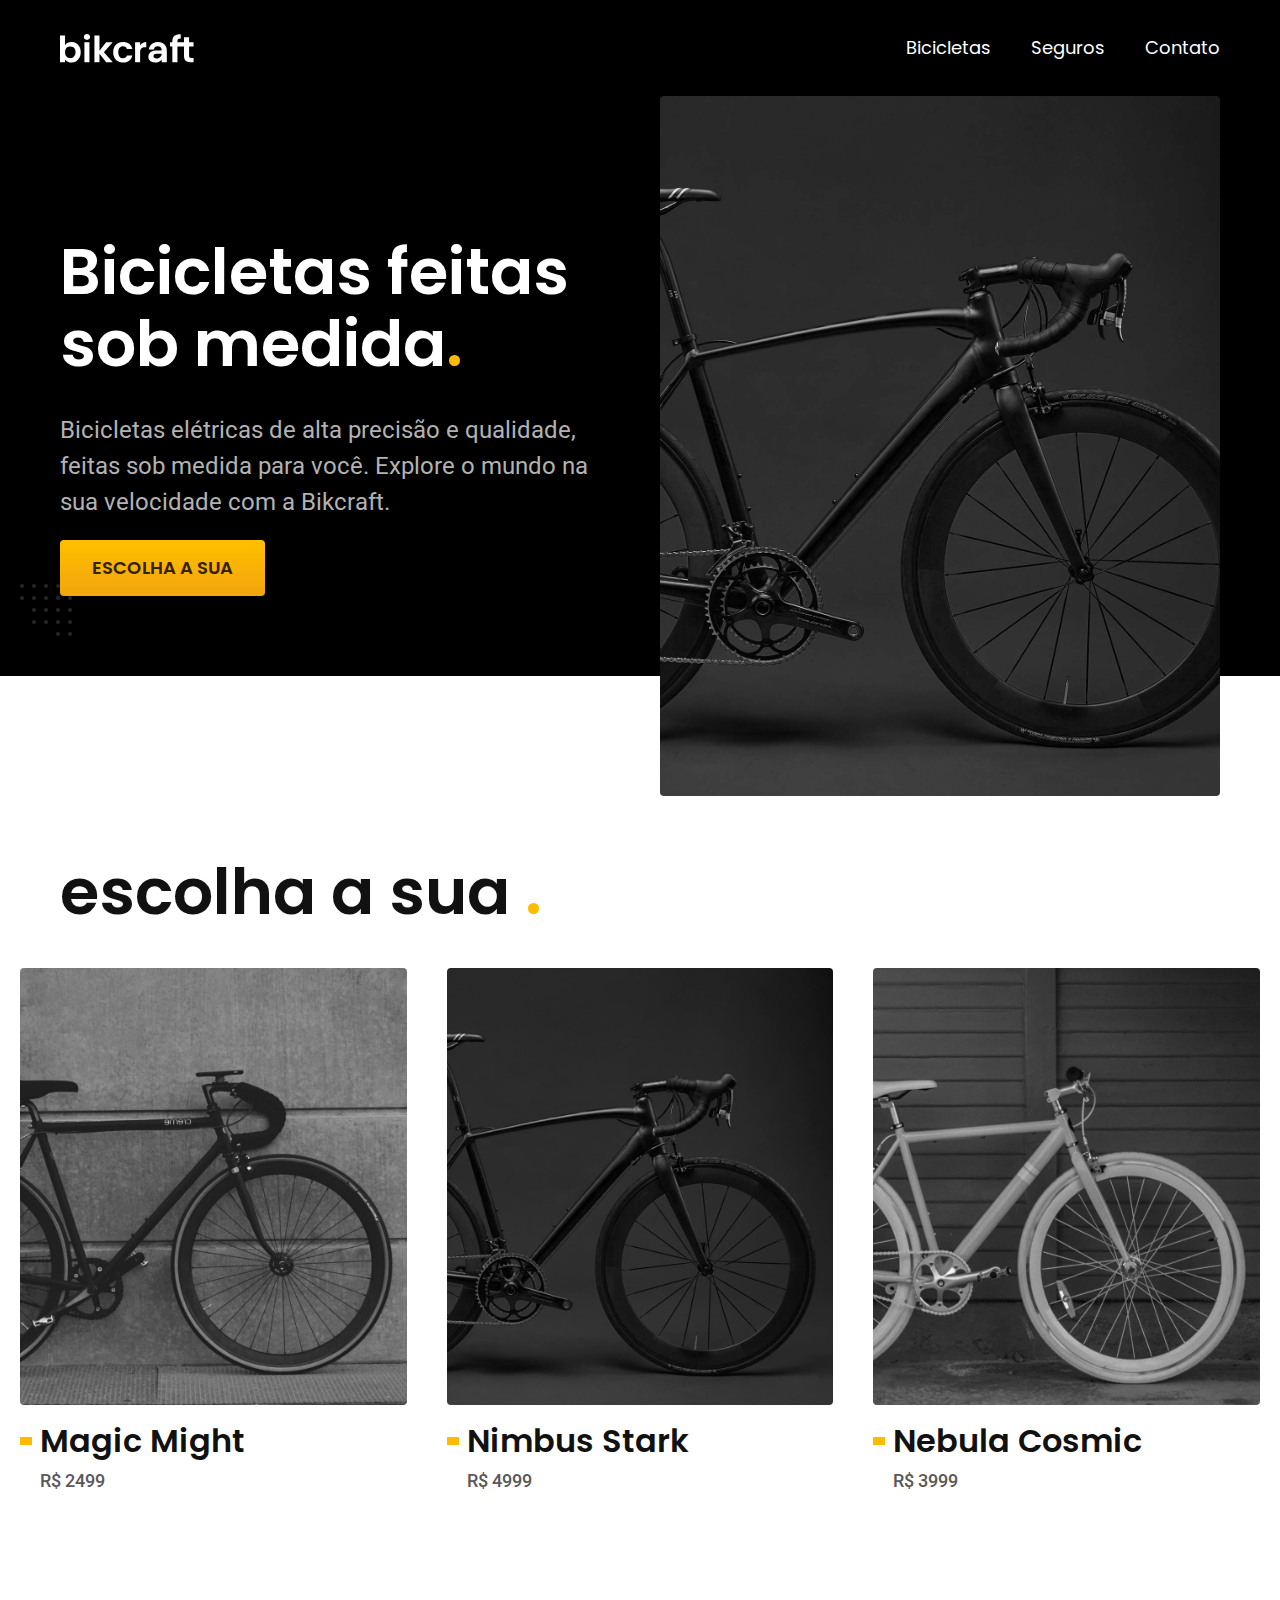
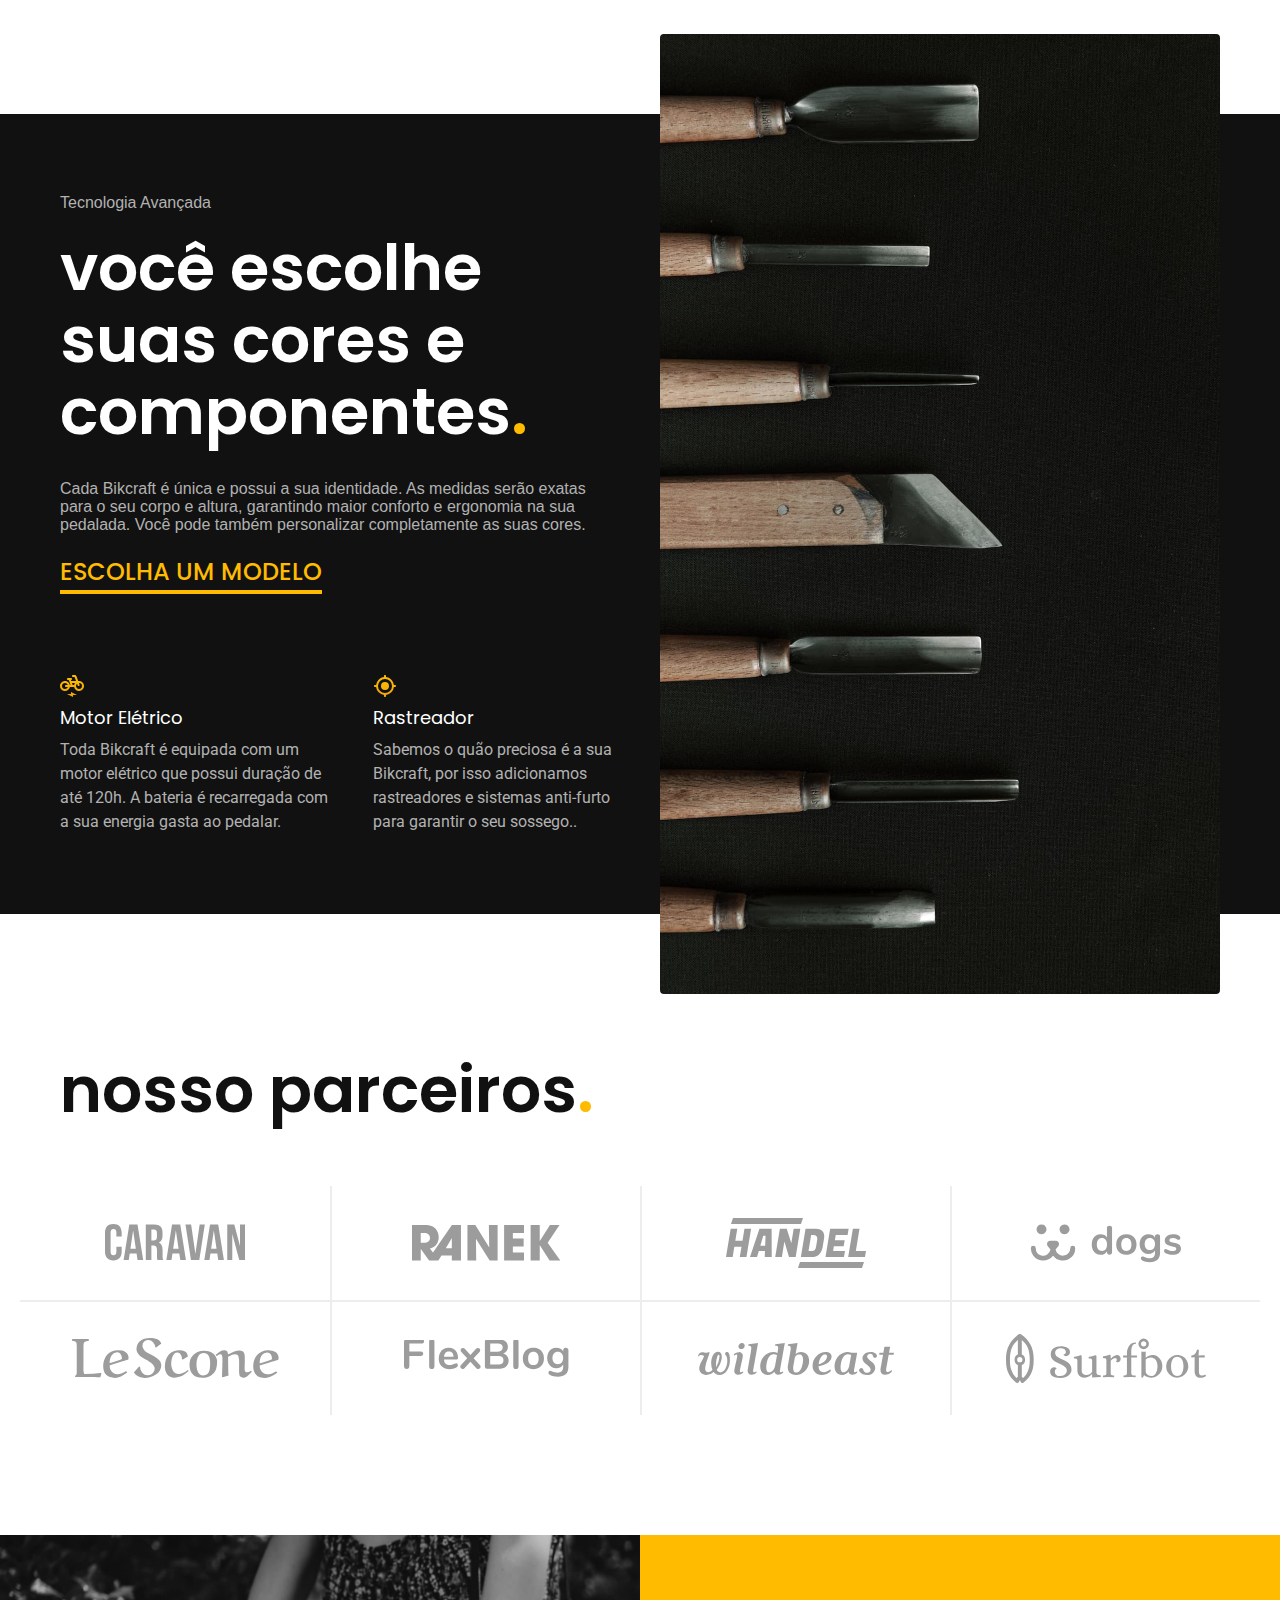
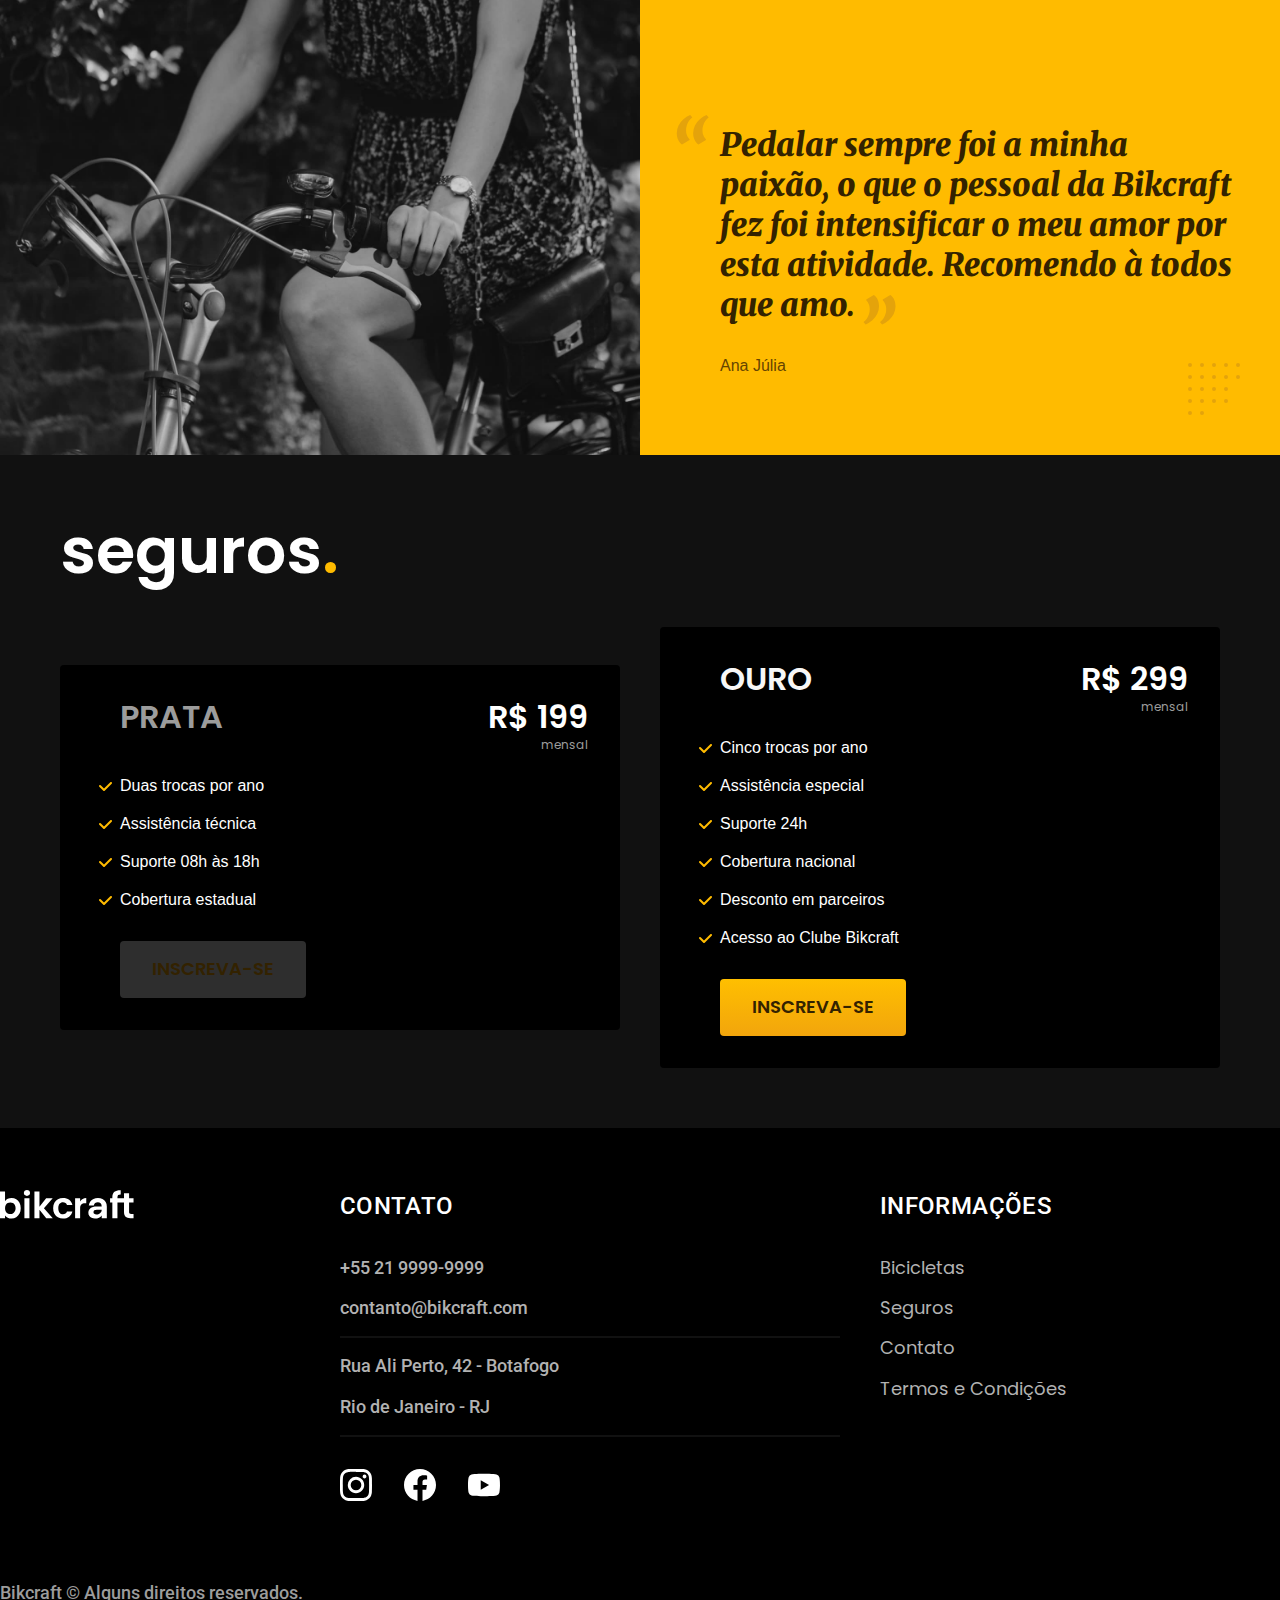
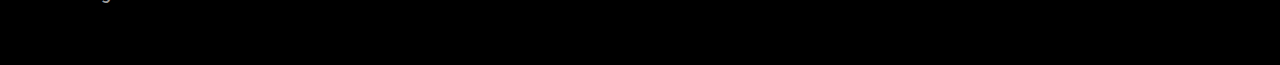
<file: index.html>
<!DOCTYPE html>
<html lang="pt-br">

<head>
  <meta charset="UTF-8">
  <meta http-equiv="X-UA-Compatible" content="IE=edge">
  <meta name="viewport" content="width=device-width, initial-scale=1.0">
  <title>Bikcraft - Bicicletas Elétricas</title>
  <meta name="description" content="Bicicletas elétricas de alta precisão e qualidade, feitas sob medida para você. Explore o mundo na sua velocidade com a Bikcraft">
  <link rel="icon" href="./favicon.svg" type="image/svg+xml">
  <link rel="preload" href="css/style.min.css" as="style">
  <link rel="stylesheet" href="css/style.min.css">

  <link rel="preconnect" href="https://fonts.googleapis.com">
  <link rel="preconnect" href="https://fonts.gstatic.com" crossorigin>
  <link href="https://fonts.googleapis.com/css2?family=Merriweather:ital,wght@1,900&family=Poppins:wght@400;600&family=Roboto:wght@400;500&display=swap" rel="stylesheet">

  <script>document.documentElement.classList.add('js');</script>
</head>

<body>
  <header class="header-bg">
    <div class="header container">
      <a href="./">
        <img src="img/bikcraft.svg" width="136" height="32" alt="Bikcraft">
      </a>

      <nav aria-label="Primaria">
        <ul class="header-menu font-1-m cor-0">
          <li><a href="bicicletas.html">Bicicletas</a></li>
          <li><a href="seguros.html">Seguros</a></li>
          <li><a href="contato.html">Contato</a></li>
        </ul>
      </nav>
    </div>
  </header>

  <main class="introducao-bg">
    <div class="introducao container">
      <div class="introducao-conteudo">
        <h1 class="font-1-xxl cor-0 fadeInDown" data-anime="200">Bicicletas feitas sob medida<span class="cor-p1">.</span></h1>
        <p class="font-2-l cor-5 fadeInDown" data-anime="400">Bicicletas elétricas de alta precisão e qualidade, feitas sob medida para você. Explore o mundo na sua velocidade com a Bikcraft.</p>
        <a class="botao fadeInDown" data-anime="600" href="./bicicletas.html">Escolha a sua</a>
      </div>
      <picture data-anime="800" class="fadeInDown">
        <source media="(max-width: 800px)" srcset="./img/bicicletas/nimbus.jpg">
        <img src="img/fotos/introducao.jpg" width="1280" height="1600" alt="Bicicleta elétrica preta">
      </picture>
    </div>
  </main>

  <article class="bicicletas-lista">
    <h2 class="container font-1-xxl">escolha a sua <span class="cor-p1">.</span></h2>
    <ul>
      <li>
        <a href=".bicicletas/magic.html">
          <img src="img/bicicletas/magic-home.jpg" width="920" height="1040" alt="Bicicleta preta">
          <h3 class="font-1-xl">Magic Might</h3>
          <span class="font-2-m cor-8">R$ 2499</span>
        </a>
      </li>
      <li>
        <a href=".bicicletas/nimbus.html">
          <img src="img/bicicletas/nimbus-home.jpg" width="920" height="1040" alt="Bicicleta preta">
          <h3 class="font-1-xl">Nimbus Stark</h3>
          <span class="font-2-m cor-8">R$ 4999</span>
        </a>
      </li>
      <li>
        <a href=".bicicletas/nebula.html">
          <img src="img/bicicletas/nebula-home.jpg" width="920" height="1040" alt="Bicicleta preta">
          <h3 class="font-1-xl">Nebula Cosmic</h3>
          <span class="font-2-m cor-8">R$ 3999</span>
        </a>
      </li>
    </ul>
  </article>

  <article class="tecnologia-bg">
    <div class="tecnologia container">
      <div class="tecnologia-conteudo">
        <span class="font-2-1-b cor-5 ">Tecnologia Avançada</span>
        <h2 class="font-1-xxl cor-0">você escolhe suas cores e componentes<span class="cor-p1">.</span></h2>
        <p class="font-2-1 cor-5">Cada Bikcraft é única e possui a sua identidade. As medidas serão exatas para o seu corpo e altura, garantindo maior conforto e ergonomia na sua pedalada. Você pode também personalizar completamente as suas cores.</p>
        <a class="link" href="./bicicletas.html">Escolha um modelo</a>
        <div class="tecnologia-vantagens">
          <div>
            <img src="img/icones/eletrica.svg" width="24" height="24" alt="">
            <h3 class="font-1-m cor-0">Motor Elétrico</h3>
            <p class="font-2-s cor-5">Toda Bikcraft é equipada com um motor elétrico que possui duração de até 120h. A bateria é recarregada com a sua energia gasta ao pedalar.</p>
          </div>
          <div>
            <img src="img/icones/rastreador.svg" width="24" height="24" alt="">
            <h3 class="font-1-m cor-0">Rastreador</h3>
            <p class="font-2-s cor-5">Sabemos o quão preciosa é a sua Bikcraft, por isso adicionamos rastreadores e sistemas anti-furto para garantir o seu sossego..</p>
          </div>
        </div>
      </div>
      <div class="tecnologia-imagem">
        <img src="./img/fotos/tecnologia.jpg" width="1200" height="1920" alt="">
      </div>
    </div>
  </article>

  <section class="parceiros" aria-label="Nossos parceiros">
    <h2 class="container font-1-xxl">nosso parceiros<span class="cor-p1">.</span></h2>
    <ul>
      <li><img src="img/parceiros/caravan.svg" alt="caravan" width="140" height="38"></li>
      <li><img src="img/parceiros/ranek.svg" alt="ranek" width="149" height="36"></li>
      <li><img src="img/parceiros/handel.svg" alt="handel" width="140" height="50"></li>
      <li><img src="img/parceiros/dogs.svg" alt="dogs" width="152" height="39"></li>
      <li><img src="img/parceiros/lescone.svg" alt="lescone" width="208" height="41"></li>
      <li><img src="img/parceiros/flexblog.svg" alt="flexblog" width="165" height="38"></li>
      <li><img src="img/parceiros/wildbeast.svg" alt="wildbeast" width="196" height="34"></li>
      <li><img src="img/parceiros/surfbot.svg" alt="surfbot" width="200" height="49"></li>
    </ul>
  </section>
  <section class="depoimento" aria-label="Depoimento">
    <div>
      <img src="img/fotos/depoimento.jpg" width="1560" height="1360" alt="Pessoa pedalando uma bicicleta Bikcraft">
    </div>
    <div class="depoimento-conteudo">
      <blockquote class="font-1-xl cor-p5">
        <p>Pedalar sempre foi a minha paixão, o que o pessoal da Bikcraft fez foi intensificar o meu amor por esta atividade. Recomendo à todos que amo.</p>
      </blockquote>
      <span class="font-1-mb cor-p4">Ana Júlia</span>
    </div>
  </section>
  <article class="seguros-bg">
    <div class="seguros container">
      <h2 class="font-1-xxl cor-0">seguros<span class="cor-p1">.</span></h2>
      <div class="seguros-item">
        <h3 class="font-1-xl cor-6">PRATA</h3>
        <span class="font-1-xl cor-0">R$ 199 <span class="font-1-xs cor-6">mensal</span></span>
        <ul class="font-2m cor-0">
          <li>Duas trocas por ano</li>
          <li>Assistência técnica</li>
          <li>Suporte 08h às 18h</li>
          <li>Cobertura estadual</li>
        </ul>
        <a class="botao secundario" href="./orcamento.html">Inscreva-se</a>
      </div>

      <div class="seguros-item">
        <h3 class="font-1-xl cor-1">OURO</h3>
        <span class="font-1-xl cor-0">R$ 299 <span class="font-1-xs cor-6">mensal</span></span>
        <ul class="font-2m cor-0">
          <li>Cinco trocas por ano</li>
          <li>Assistência especial</li>
          <li>Suporte 24h</li>
          <li>Cobertura nacional</li>
          <li>Desconto em parceiros</li>
          <li>Acesso ao Clube Bikcraft</li>
        </ul>
        <a class="botao" href="./orcamento.html">Inscreva-se</a>
      </div>
    </div>
  </article>

  <footer class="footer-bg">
    <div class="footer contaier">
      <img src="img/bikcraft.svg" width="136" height="32" alt="Bikcraft">
      <div class="footer-contato">
        <h3 class="font-2-l-b cor-0">Contato</h3>
        <ul class="font-2-m cor-5">
          <li><a href="tel:+552199999999">+55 21 9999-9999</a></li>
          <li><a href="mailto:contanto@bikcraft.com">contanto@bikcraft.com</a></li>
          <li>Rua Ali Perto, 42 - Botafogo</li>
          <li>Rio de Janeiro - RJ</li>
        </ul>
        <div class="footer-redes">
          <a href="./">
            <img src="img/redes/instagram.svg" width="32" height="32" alt="Instagram">
          </a>
          <a href="./">
            <img src="img/redes/facebook.svg" width="32" height="32" alt="Facebook">
          </a>
          <a href="./">
            <img src="img/redes/youtube.svg" width="32" height="32" alt="YouTube">
          </a>
        </div>
      </div>
      <div class="footer-informacoes">
        <h3 class="font-2-l-b cor-0">Informações</h3>
        <nav>
          <ul class="font-1-m cor-5">
            <li><a href="./bicicletas.html">Bicicletas</a></li>
            <li><a href="./seguros.html">Seguros</a></li>
            <li><a href="./contato.html">Contato</a></li>
            <li><a href="./termos.html">Termos e Condições</a></li>
          </ul>
        </nav>
      </div>
      <p class="footer-copy font-2-m cor-6">Bikcraft © Alguns direitos reservados.</p>
    </div>

  </footer>
  <script src="./js/plugins/simple-anime.js"></script>
  <script src="./js/script.js"></script>
</body>

</html>
</file>
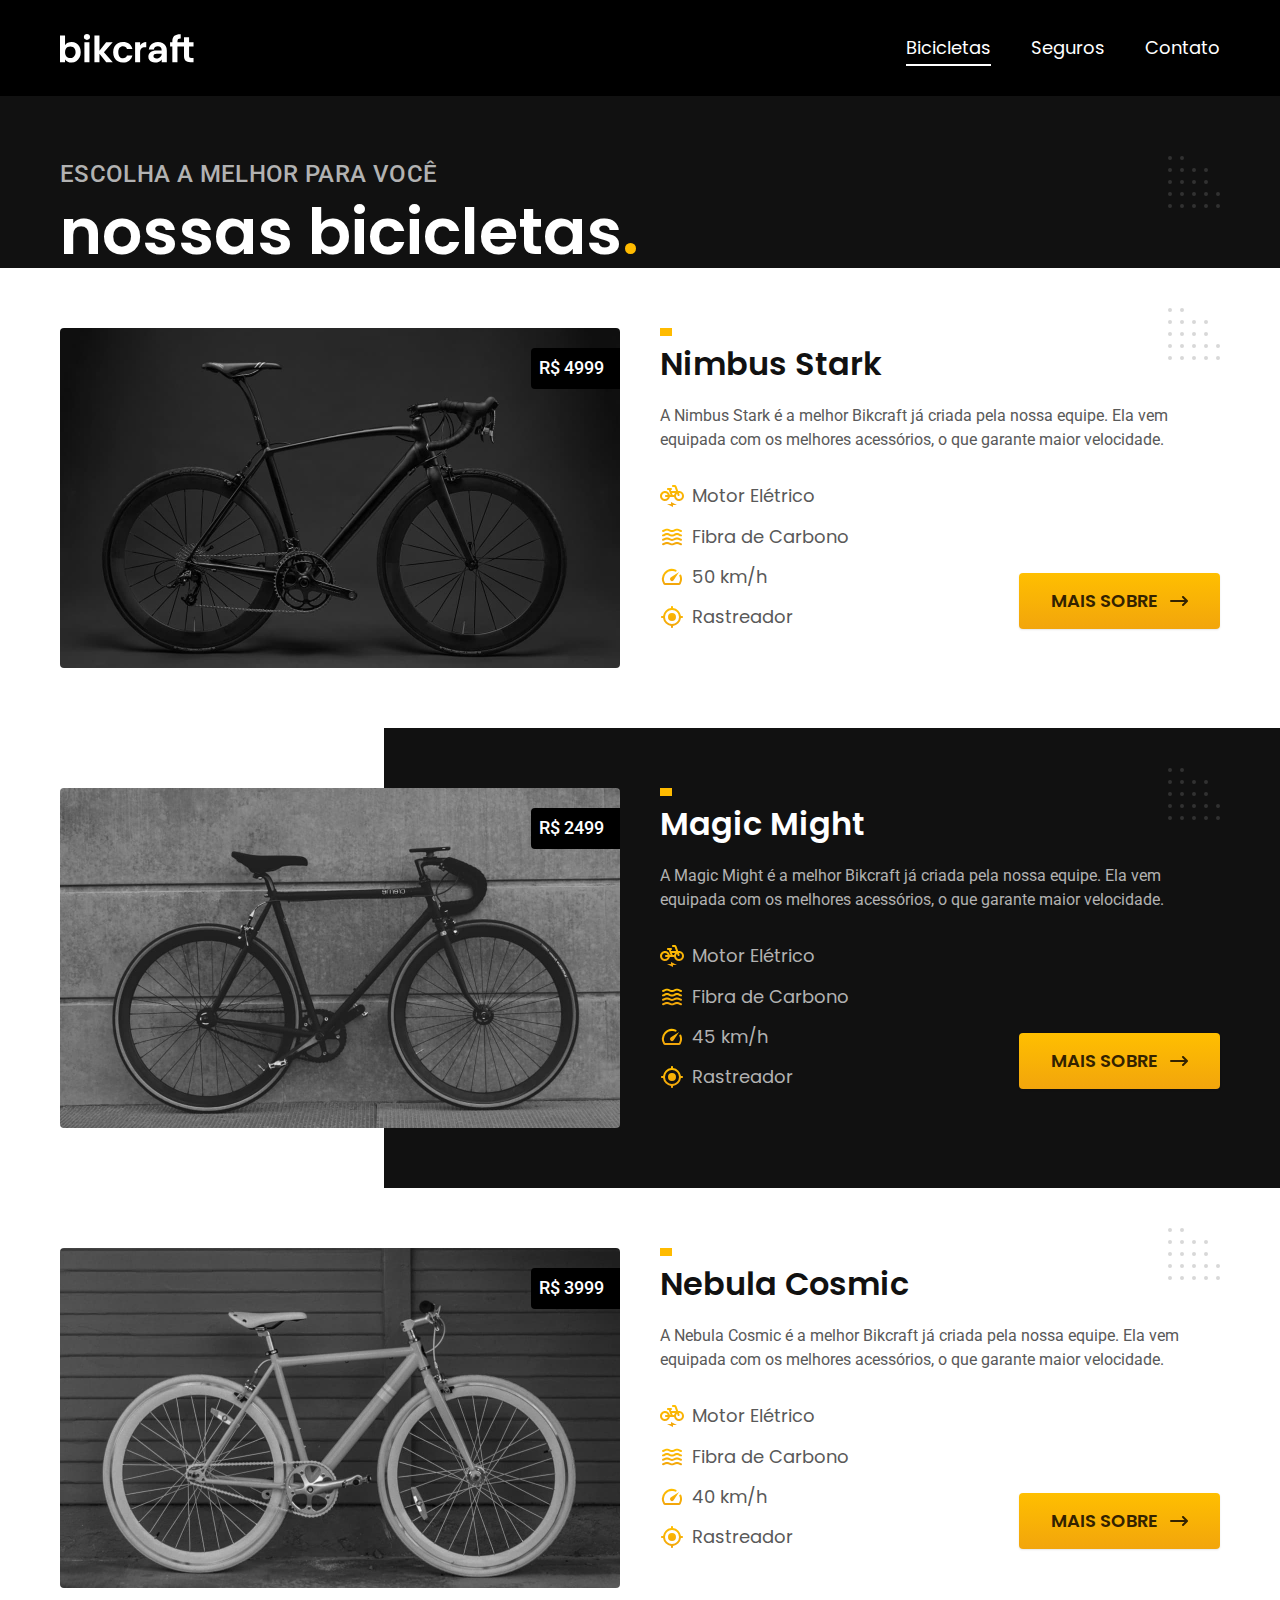
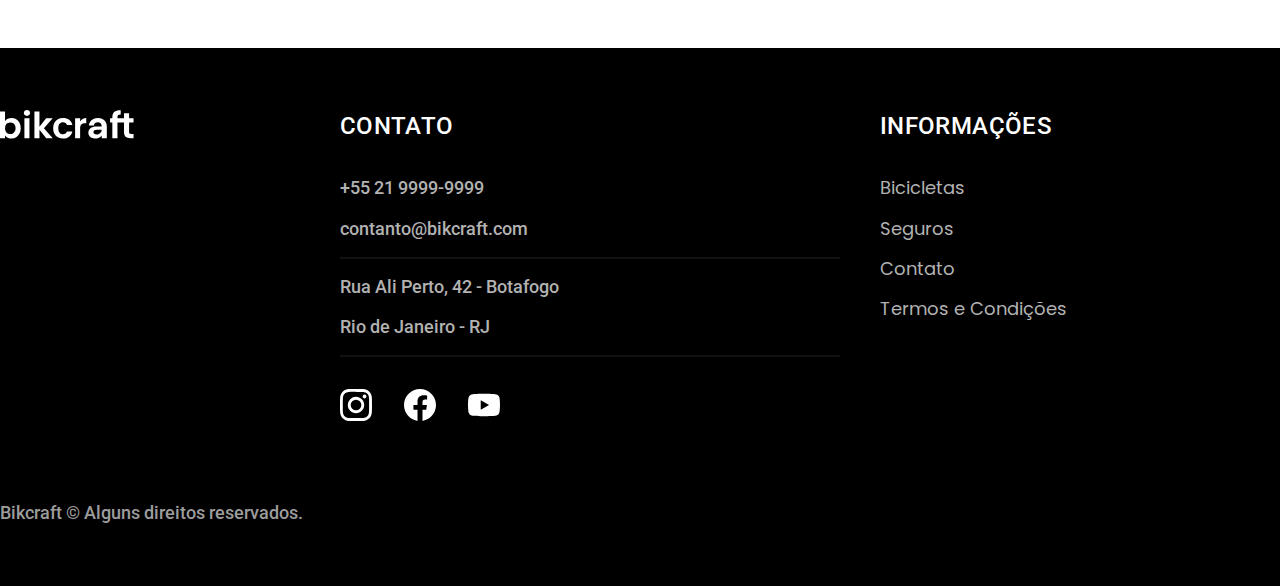
<file: bicicletas.html>
<!DOCTYPE html>
<html lang="pt-br">

<head>
  <meta charset="UTF-8">
  <meta http-equiv="X-UA-Compatible" content="IE=edge">
  <meta name="viewport" content="width=device-width, initial-scale=1.0">
  <title>Bicicletas | Bikcraft</title>
  <meta name="description" content="Termos e Condições">

  <link rel="icon" href="./favicon.svg" type="image/svg+xml">
  <link rel="preload" href="css/style.min.css" as="style">
  <link rel="stylesheet" href="css/style.min.css">

  <link rel="preconnect" href="https://fonts.googleapis.com">
  <link rel="preconnect" href="https://fonts.gstatic.com" crossorigin>
  <link href="https://fonts.googleapis.com/css2?family=Merriweather:ital,wght@1,900&family=Poppins:wght@400;600&family=Roboto:wght@400;500&display=swap" rel="stylesheet">

  <script>document.documentElement.classList.add('js');</script>
</head>

<body id="bicicletas">
  <header class="header-bg">
    <div class="header container">
      <a href="./">
        <img src="img/bikcraft.svg" alt="Bikcraft">
      </a>

      <nav aria-label="Primaria">
        <ul class="header-menu font-1-m cor-0">
          <li><a href="bicicletas.html">Bicicletas</a></li>
          <li><a href="seguros.html">Seguros</a></li>
          <li><a href="contato.html">Contato</a></li>
        </ul>
      </nav>
    </div>
  </header>

  <main>
    <div class="titulo-bg">
      <div class="titulo container">
        <p class="font-2-l-b cor-5">Escolha a melhor para você</p>
        <h1 class="font-1-xxl cor-0">nossas bicicletas<span class="cor-p1">.</span></h1>
      </div>
    </div>

    <div class="bicicletas container">
      <div class="bicicletas-imagem">
        <img src="img/bicicletas/nimbus.jpg" alt="Bicicleta preta">
        <span class="font-2-m cor-0">R$ 4999</span>
      </div>
      <div class="bicicletas-conteudo">
        <h2 class="font-1-xl">Nimbus Stark</h2>
        <p class="font-2-s cor-8">A Nimbus Stark é a melhor Bikcraft já criada pela nossa equipe. Ela vem equipada com os melhores acessórios, o que garante maior velocidade.</p>
        <ul class="font-1-m cor-8">
          <li>
            <img src="img/icones/eletrica.svg" alt="">
            Motor Elétrico
          </li>
          <li>
            <img src="img/icones/carbono.svg" alt="">
            Fibra de Carbono
          </li>
          <li>
            <img src="img/icones/velocidade.svg" alt="">
            50 km/h
          </li>
          <li>
            <img src="img/icones/rastreador.svg" alt="">
            Rastreador
          </li>
        </ul>
        <a class="botao seta" href="./bicicletas/nimbus.html">Mais Sobre</a>
      </div>
    </div>

    <div class="bicicletas-bg">
      <div class="bicicletas container">
        <div class="bicicletas-imagem">
          <img src="img/bicicletas/magic.jpg" alt="Bicicleta preta">
          <span class="font-2-m cor-0">R$ 2499</span>
        </div>
        <div class="bicicletas-conteudo">
          <h2 class="font-1-xl cor-0">Magic Might</h2>
          <p class="font-2-s cor-5">A Magic Might é a melhor Bikcraft já criada pela nossa equipe. Ela vem equipada com os melhores acessórios, o que garante maior velocidade.</p>
          <ul class="font-1-m cor-5">
            <li>
              <img src="img/icones/eletrica.svg" alt="">
              Motor Elétrico
            </li>
            <li>
              <img src="img/icones/carbono.svg" alt="">
              Fibra de Carbono
            </li>
            <li>
              <img src="img/icones/velocidade.svg" alt="">
              45 km/h
            </li>
            <li>
              <img src="img/icones/rastreador.svg" alt="">
              Rastreador
            </li>
          </ul>
          <a class="botao seta" href="./bicicletas/magic.html">Mais Sobre</a>
        </div>
      </div>
    </div>

    <div class="bicicletas container">
      <div class="bicicletas-imagem">
        <img src="img/bicicletas/nebula.jpg" alt="Bicicleta preta">
        <span class="font-2-m cor-0">R$ 3999</span>
      </div>
      <div class="bicicletas-conteudo">
        <h2 class="font-1-xl">Nebula Cosmic</h2>
        <p class="font-2-s cor-8">A Nebula Cosmic é a melhor Bikcraft já criada pela nossa equipe. Ela vem equipada com os melhores acessórios, o que garante maior velocidade.</p>
        <ul class="font-1-m cor-8">
          <li>
            <img src="img/icones/eletrica.svg" alt="">
            Motor Elétrico
          </li>
          <li>
            <img src="img/icones/carbono.svg" alt="">
            Fibra de Carbono
          </li>
          <li>
            <img src="img/icones/velocidade.svg" alt="">
            40 km/h
          </li>
          <li>
            <img src="img/icones/rastreador.svg" alt="">
            Rastreador
          </li>
        </ul>
        <a class="botao seta" href="./bicicletas/nebula.html">Mais Sobre</a>
      </div>
    </div>

  </main>

  <footer class="footer-bg">
    <div class="footer contaier">
      <img src="img/bikcraft.svg" alt="Bikcraft">
      <div class="footer-contato">
        <h3 class="font-2-l-b cor-0">Contato</h3>
        <ul class="font-2-m cor-5">
          <li><a href="tel:+552199999999">+55 21 9999-9999</a></li>
          <li><a href="mailto:contanto@bikcraft.com">contanto@bikcraft.com</a></li>
          <li>Rua Ali Perto, 42 - Botafogo</li>
          <li>Rio de Janeiro - RJ</li>
        </ul>
        <div class="footer-redes">
          <a href="./">
            <img src="img/redes/instagram.svg" alt="Instagram">
          </a>
          <a href="./">
            <img src="img/redes/facebook.svg" alt="Facebook">
          </a>
          <a href="./">
            <img src="img/redes/youtube.svg" alt="YouTube">
          </a>
        </div>
      </div>
      <div class="footer-informacoes">
        <h3 class="font-2-l-b cor-0">Informações</h3>
        <nav>
          <ul class="font-1-m cor-5">
            <li><a href="./bicicletas.html">Bicicletas</a></li>
            <li><a href="./seguros.html">Seguros</a></li>
            <li><a href="./contato.html">Contato</a></li>
            <li><a href="./termos.html">Termos e Condições</a></li>
          </ul>
        </nav>
      </div>
      <p class="footer-copy font-2-m cor-6">Bikcraft © Alguns direitos reservados.</p>
    </div>
  </footer>
  <script src="./js/script.js"></script>
</body>


</html>
</file>
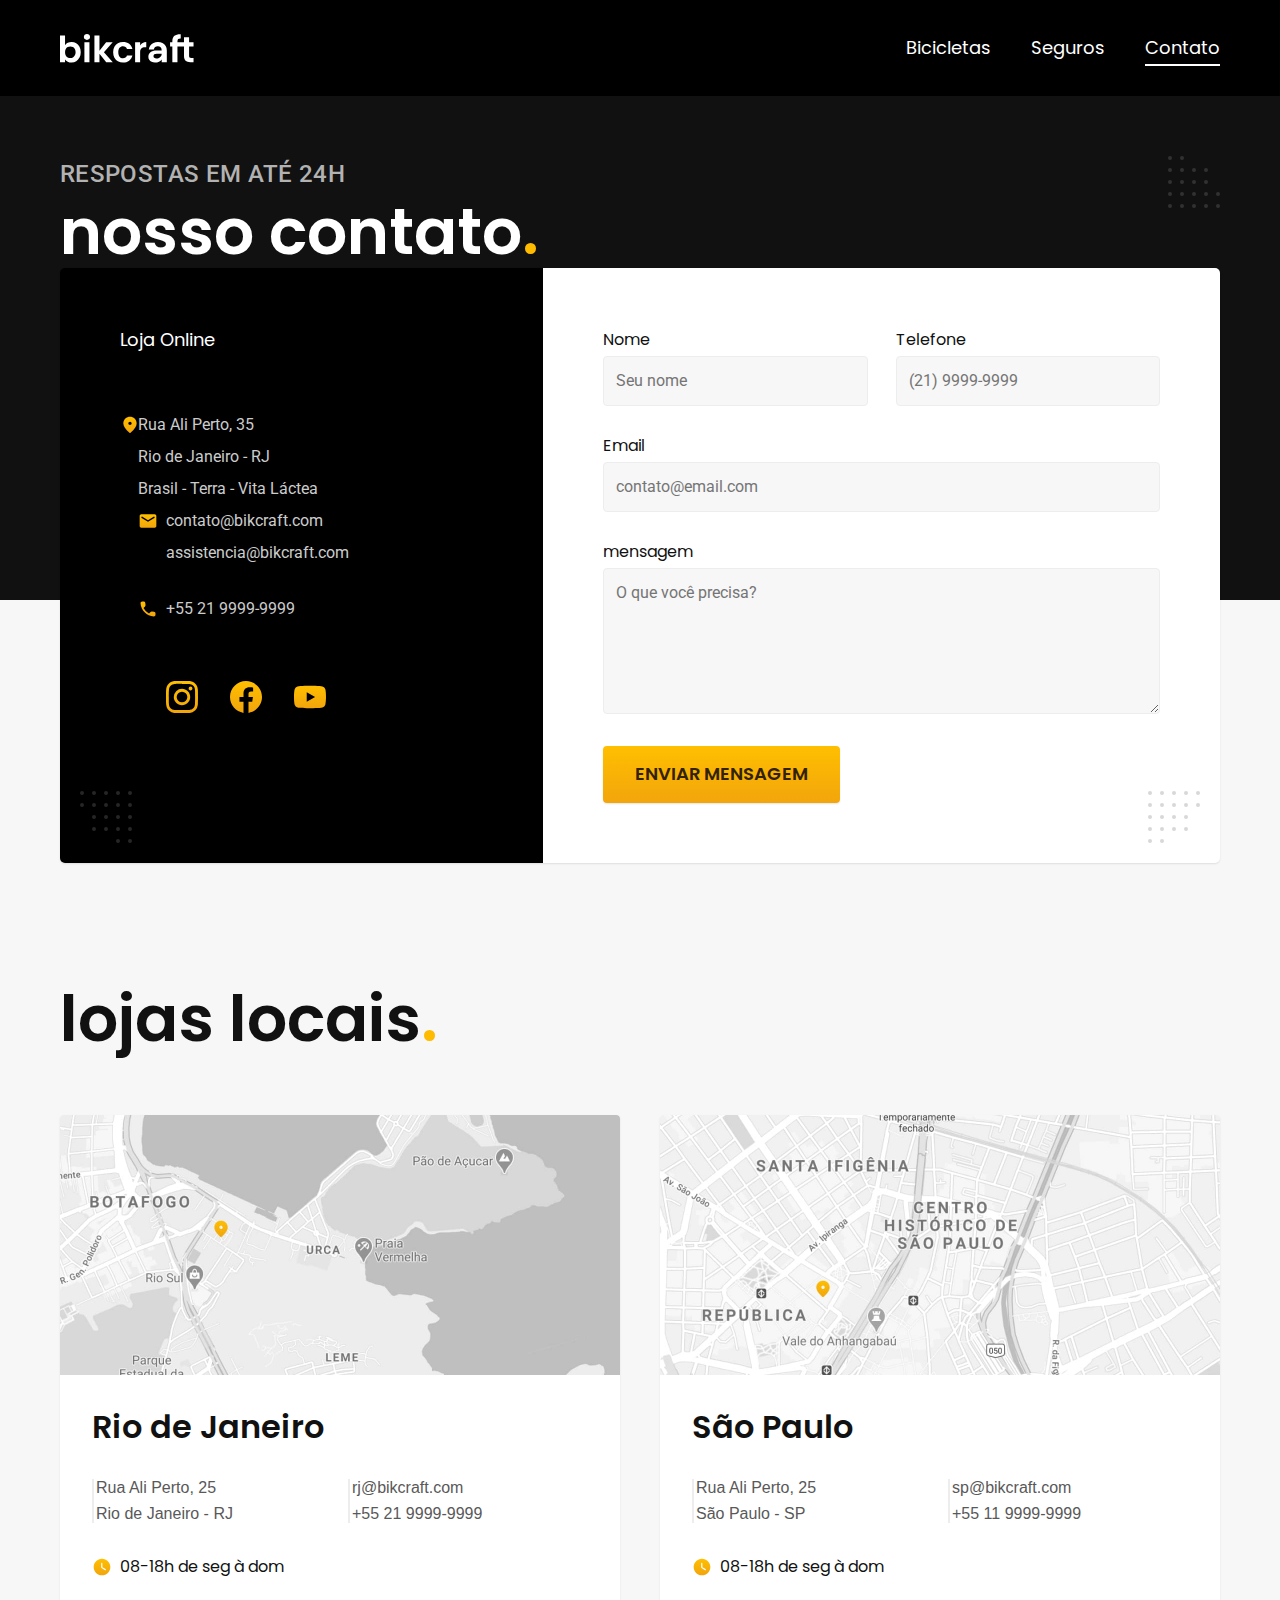
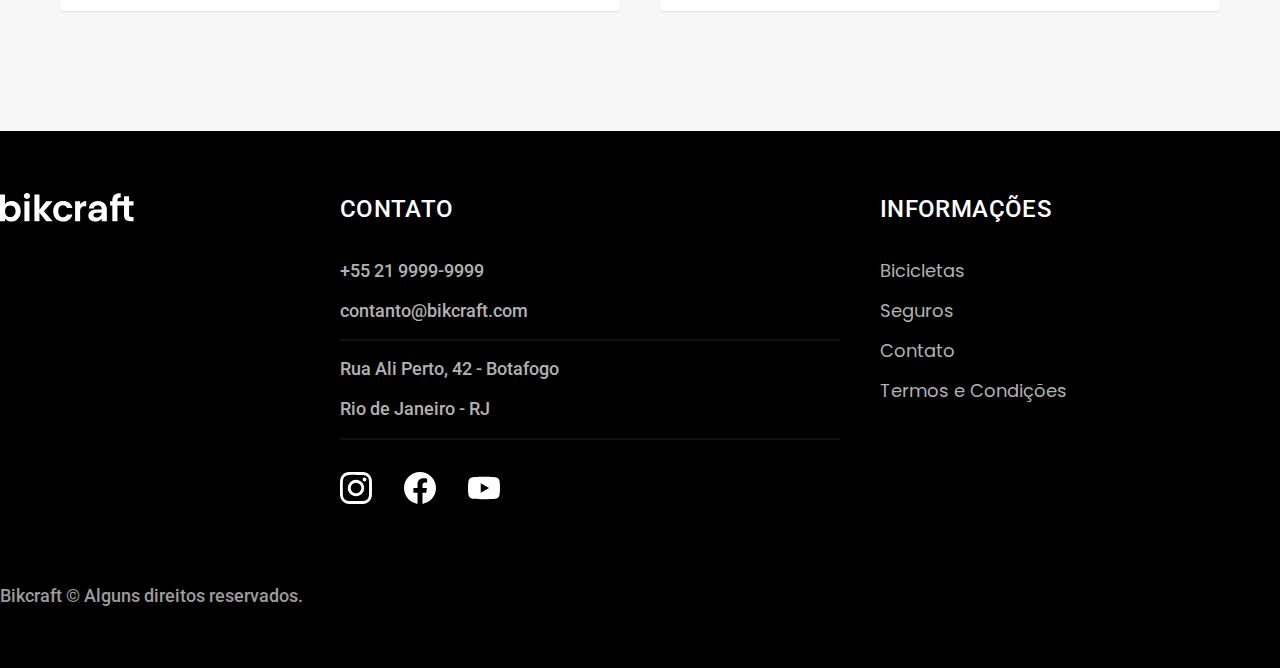
<file: contato.html>
<!DOCTYPE html>
<html lang="pt-br">

<head>
  <meta charset="UTF-8">
  <meta http-equiv="X-UA-Compatible" content="IE=edge">
  <meta name="viewport" content="width=device-width, initial-scale=1.0">
  <title>Contato | Bikcraft</title>
  <meta name="description" content="Contato">

  <link rel="icon" href="./favicon.svg" type="image/svg+xml">
  <link rel="preload" href="css/style.min.css" as="style">
  <link rel="stylesheet" href="css/style.min.css">

  <link rel="preconnect" href="https://fonts.googleapis.com">
  <link rel="preconnect" href="https://fonts.gstatic.com" crossorigin>
  <link href="https://fonts.googleapis.com/css2?family=Merriweather:ital,wght@1,900&family=Poppins:wght@400;600&family=Roboto:wght@400;500&display=swap" rel="stylesheet">

  <script>document.documentElement.classList.add('js');</script>
</head>

<body id="contato">
  <header class="header-bg">
    <div class="header container">
      <a href="./">
        <img src="img/bikcraft.svg" alt="Bikcraft">
      </a>

      <nav aria-label="Primaria">
        <ul class="header-menu font-1-m cor-0">
          <li><a href="bicicletas.html">Bicicletas</a></li>
          <li><a href="seguros.html">Seguros</a></li>
          <li><a href="contato.html">Contato</a></li>
        </ul>
      </nav>
    </div>
  </header>

  <main>
    <div class="titulo-bg">
      <div class="titulo container">
        <p class="font-2-l-b cor-5">Respostas em até 24h</p>
        <h1 class="font-1-xxl cor-0">nosso contato<span class="cor-p1">.</span></h1>
      </div>
    </div>

    <div class="contato container">
      <section class="contato-dados" aria-label="Endereço">
        <h2 class="font-1-m cor-0">Loja Online</h2>
        <div class="contato-endereco font-2-s cor-4">
          <p>Rua Ali Perto, 35</p>
          <p>Rio de Janeiro - RJ</p>
          <p> Brasil - Terra - Vita Láctea</p>
          <address class="contato-meios font-2-s cor-4">
            <a href="mailto:contato@bikcraft.com">contato@bikcraft.com</a>
            <a href="mailto:assistencia@bikcraft.com">assistencia@bikcraft.com</a>
            <a href="tel:+552199999999">+55 21 9999-9999</a>
          </address>
          <div class="contato-redes">
            <a href="./">
              <img src="img/redes/instagram-p.svg" alt="Instagram">
            </a>
            <a href="./">
              <img src="img/redes/facebook-p.svg" alt="Facebook">
            </a>
            <a href="./">
              <img src="img/redes/youtube-p.svg" alt="YouTube">
            </a>
          </div>
        </div>
      </section>
      <section class="contato-formulario" aria-label="Formulário">
        <form class="form" action="./contato.html">
          <div>
            <label for="nome">Nome</label>
            <input type="text" id="nome" name="nome" placeholder="Seu nome">
          </div>
          <div>
            <label for="telefone">Telefone</label>
            <input type="text" id="telefone" name="telefone" placeholder="(21) 9999-9999">
          </div>
          <div class="col-2">
            <label for="email">Email</label>
            <input type="email" id="email" name="email" placeholder="contato@email.com">
          </div>
          <div class="col-2">
            <label for="mensagem">mensagem</label>
            <textarea rows="5" id="mensagem" name="mensagem" placeholder="O que você precisa?"></textarea>
          </div>
          <button class="botao col-2">Enviar Mensagem</button>
        </form>
      </section>
    </div>
  </main>

  <article class="lojas container">
    <h2 class="font-1-xxl">lojas locais<span class="cor-p1">.</span></h2>
    <div class="lojas-item">
      <img src="./img/lojas/rj.jpg" alt="mapa marcando o endereço em Rua Ali Perto, 25 - Rio de Janeiro - RJ">
      <div class="lojas-conteudo">
        <h3 class="font-1-xl">Rio de Janeiro</h3>
        <div class="lojas-dados font-2s cor-8">
          <p>Rua Ali Perto, 25</p>
          <p>Rio de Janeiro - RJ</p>
        </div>
        <div class="lojas-dados font-2s cor-8">
          <a href="mailto:rj@bikcraft.com">rj@bikcraft.com</a>
          <a href="tel:+552199999999">+55 21 9999-9999</a>
        </div>
        <p class="lojas-tempo font-1-s"><img src="./img/icones/horario.svg" alt=""> 08-18h de seg à dom</p>
      </div>
    </div>

    <div class="lojas-item">
      <img src="./img/lojas/sp.jpg" alt="mapa marcando o endereço em Rua Ali Perto, 25 - São Paulo - SP">
      <div class="lojas-conteudo">
        <h3 class="font-1-xl">São Paulo</h3>
        <div class="lojas-dados font-2s cor-8">
          <p>Rua Ali Perto, 25</p>
          <p>São Paulo - SP</p>
        </div>
        <div class="lojas-dados font-2s cor-8">
          <a href="mailto:sp@bikcraft.com">sp@bikcraft.com</a>
          <a href="tel:+551199999999">+55 11 9999-9999</a>
        </div>
        <p class="lojas-tempo font-1-s"><img src="./img/icones/horario.svg" alt=""> 08-18h de seg à dom</p>
      </div>
    </div>
  </article>

  <footer class="footer-bg">
    <div class="footer contaier">
      <img src="img/bikcraft.svg" alt="Bikcraft">
      <div class="footer-contato">
        <h3 class="font-2-l-b cor-0">Contato</h3>
        <ul class="font-2-m cor-5">
          <li><a href="tel:+552199999999">+55 21 9999-9999</a></li>
          <li><a href="mailto:contanto@bikcraft.com">contanto@bikcraft.com</a></li>
          <li>Rua Ali Perto, 42 - Botafogo</li>
          <li>Rio de Janeiro - RJ</li>
        </ul>
        <div class="footer-redes">
          <a href="./">
            <img src="img/redes/instagram.svg" alt="Instagram">
          </a>
          <a href="./">
            <img src="img/redes/facebook.svg" alt="Facebook">
          </a>
          <a href="./">
            <img src="img/redes/youtube.svg" alt="YouTube">
          </a>
        </div>
      </div>
      <div class="footer-informacoes">
        <h3 class="font-2-l-b cor-0">Informações</h3>
        <nav>
          <ul class="font-1-m cor-5">
            <li><a href="./bicicletas.html">Bicicletas</a></li>
            <li><a href="./seguros.html">Seguros</a></li>
            <li><a href="./contato.html">Contato</a></li>
            <li><a href="./termos.html">Termos e Condições</a></li>
          </ul>
        </nav>
      </div>
      <p class="footer-copy font-2-m cor-6">Bikcraft © Alguns direitos reservados.</p>
    </div>
  </footer>
  <script src="./js/script.js"></script>
</body>


</html>
</file>
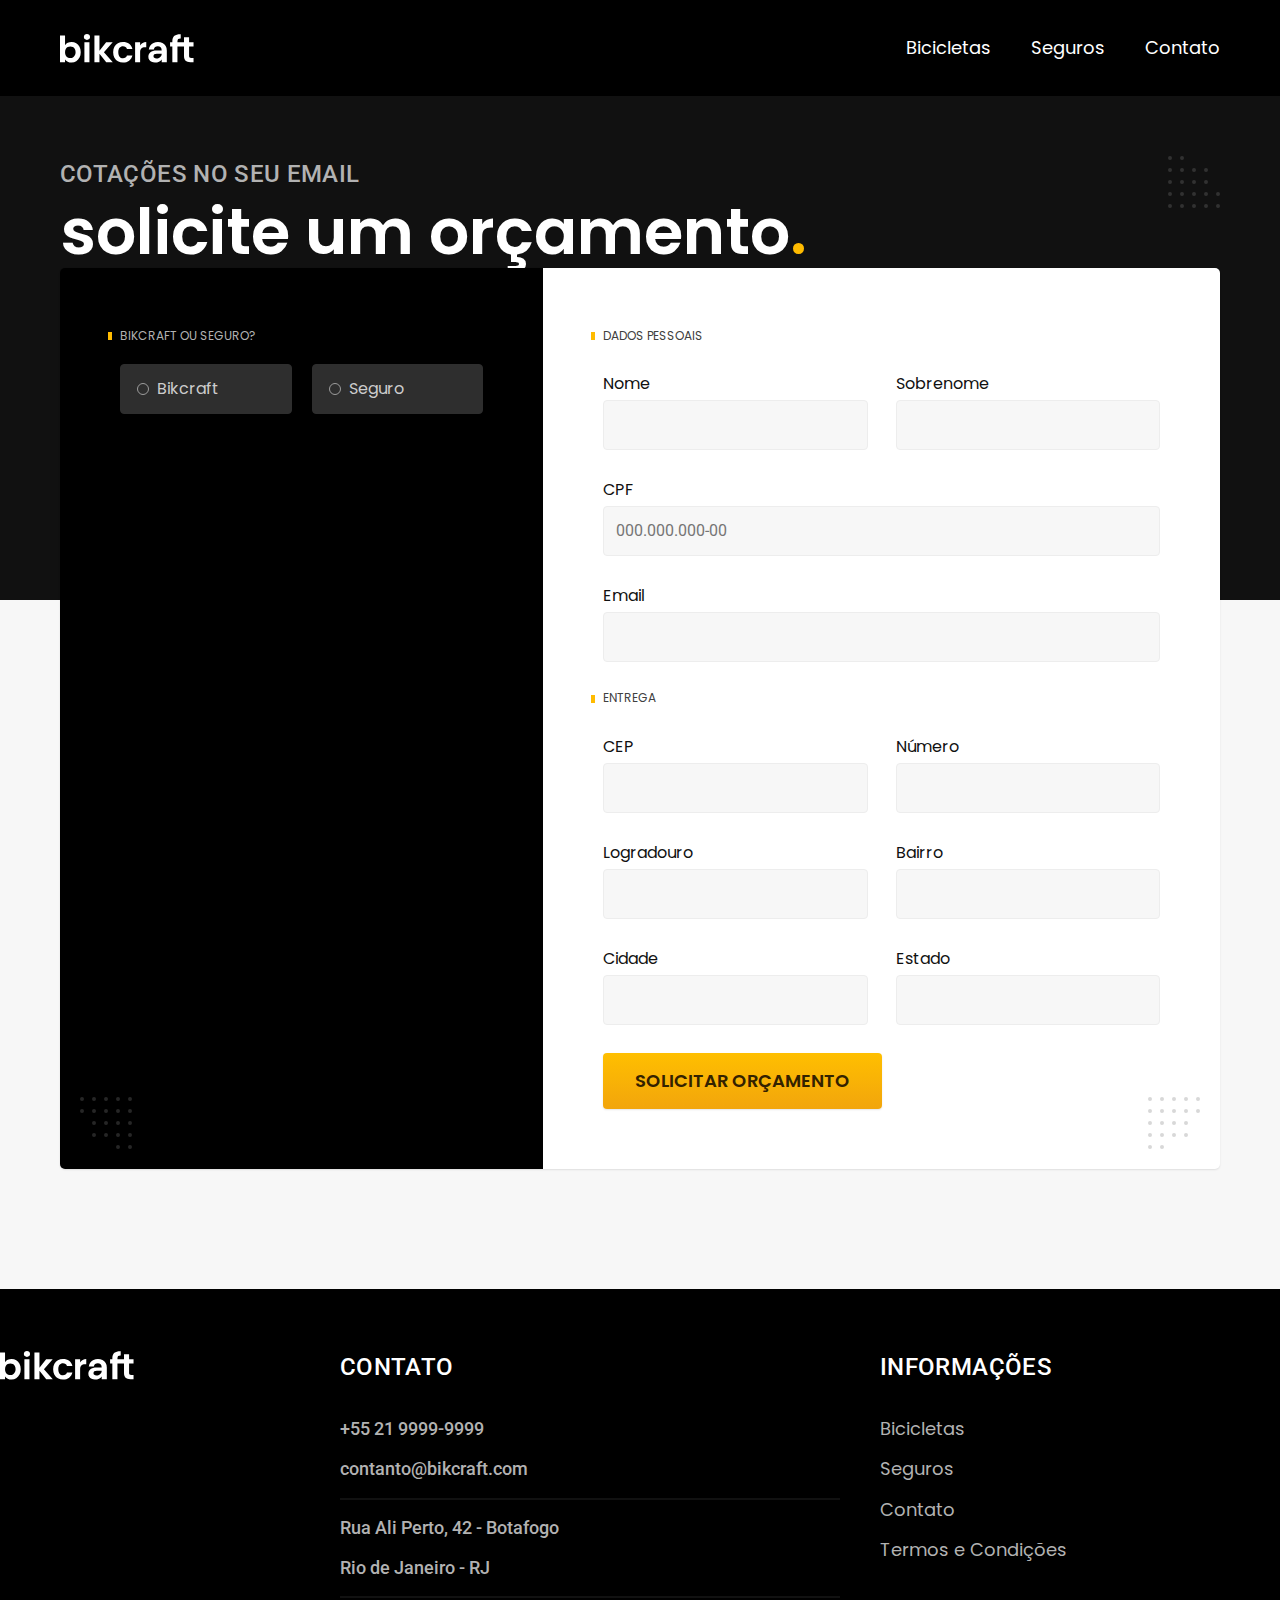
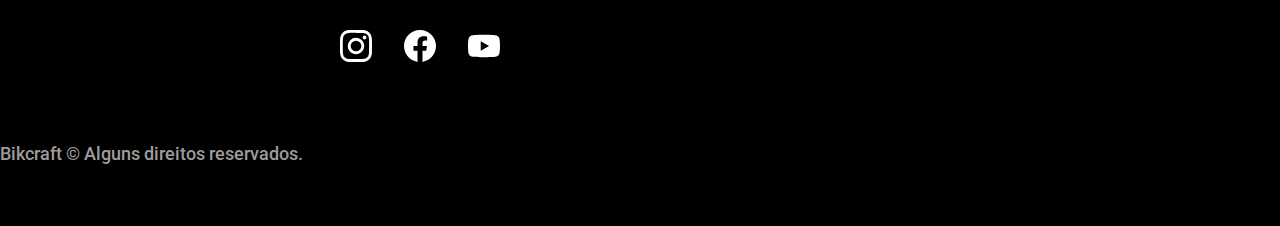
<file: orcamento.html>
<!DOCTYPE html>
<html lang="pt-br">

<head>
  <meta charset="UTF-8">
  <meta http-equiv="X-UA-Compatible" content="IE=edge">
  <meta name="viewport" content="width=device-width, initial-scale=1.0">
  <title>Orçamento | Bikcraft</title>
  <meta name="description" content="Orçamento">

  <link rel="icon" href="./favicon.svg" type="image/svg+xml">
  <link rel="preload" href="css/style.min.css" as="style">
  <link rel="stylesheet" href="css/style.min.css">

  <link rel="preconnect" href="https://fonts.googleapis.com">
  <link rel="preconnect" href="https://fonts.gstatic.com" crossorigin>
  <link href="https://fonts.googleapis.com/css2?family=Merriweather:ital,wght@1,900&family=Poppins:wght@400;600&family=Roboto:wght@400;500&display=swap" rel="stylesheet">

  <script>document.documentElement.classList.add('js');</script>
</head>

<body id="orcamento">
  <header class="header-bg">
    <div class="header container">
      <a href="./">
        <img src="img/bikcraft.svg" alt="Bikcraft">
      </a>

      <nav aria-label="Primaria">
        <ul class="header-menu font-1-m cor-0">
          <li><a href="bicicletas.html">Bicicletas</a></li>
          <li><a href="seguros.html">Seguros</a></li>
          <li><a href="contato.html">Contato</a></li>
        </ul>
      </nav>
    </div>
  </header>

  <main>
    <div class="titulo-bg">
      <div class="titulo container">
        <p class="font-2-l-b cor-5">Cotações no seu email</p>
        <h1 class="font-1-xxl cor-0">solicite um orçamento<span class="cor-p1">.</span></h1>
      </div>
    </div>

    <form class="orcamento container" action="./">
      <div class="orcamento-produto">
        <h2 class="font-1-xs cor-5">Bikcraft ou Seguro?</h2>

        <input type="radio" name="tipo" value="bikcraft" id="bikcraft">
        <label for="bikcraft">Bikcraft</label>

        <input type="radio" name="tipo" value="seguro" id="seguro">
        <label for="seguro">Seguro</label>

        <div class="orcamento-conteudo" id="orcamento-bikcraft">
          <h2 class="font-1-xs cor-5">Escolha a sua</h2>

          <input type="radio" name="produto" value="nimbus" id="nimbus">
          <label for="nimbus">Nimbus Stark <span>R$ 4999</span></label>
          <div class="orcamento-detalhes">
            <ul class="font-1-xs cor-8">
              <li><img src="./img/icones/eletrica.svg" alt="">Motor Elétrico</li>
              <li><img src="./img/icones/carbono.svg" alt="">Fibra de Carbono</li>
              <li><img src="./img/icones/velocidade.svg" alt="">50 km/h</li>
              <li><img src="./img/icones/rastreador.svg" alt="">Rastreador</li>
            </ul>
            <img src="./img/bicicletas/nimbus.jpg" alt="Bicicleta preta">
          </div>

          <input type="radio" name="produto" value="magic" id="magic">
          <label for="magic">Magic Might <span>R$ 3499</span></label>
          <div class="orcamento-detalhes">
            <ul class="font-1-xs cor-8">
              <li><img src="./img/icones/eletrica.svg" alt="">Motor Elétrico</li>
              <li><img src="./img/icones/carbono.svg" alt="">Fibra de Carbono</li>
              <li><img src="./img/icones/velocidade.svg" alt="">45 km/h</li>
              <li><img src="./img/icones/rastreador.svg" alt="">Rastreador</li>
            </ul>
            <img src="./img/bicicletas/magic.jpg" alt="Bicicleta preta">
          </div>

          <input type="radio" name="produto" value="nebula" id="nebula">
          <label for="nebula">Nebula Cosmic <span>R$ 3999</span></label>
          <div class="orcamento-detalhes">
            <ul class="font-1-xs cor-8">
              <li><img src="./img/icones/eletrica.svg" alt="">Motor Elétrico</li>
              <li><img src="./img/icones/carbono.svg" alt="">Fibra de Carbono</li>
              <li><img src="./img/icones/velocidade.svg" alt="">40 km/h</li>
              <li><img src="./img/icones/rastreador.svg" alt="">Rastreador</li>
            </ul>
            <img src="./img/bicicletas/nebula.jpg" alt="Bicicleta branca">
          </div>
        </div>

        <div class="orcamento-conteudo" id="orcamento-seguro">
          <h2 class="font-1-xs cor-5">Escolha o plano</h2>
          <input type="radio" name="produto" value="prata" id="prata">
          <label for="prata">Prata <span>R$ 199</span></label>

          <input type="radio" name="produto" value="ouro" id="ouro">
          <label for="ouro">Ouro <span>R$ 299</span></label>
        </div>
      </div>

      <div class="orcamento-dados form">
        <h2 class="font-1-xs cor-9 col-2">dados pessoais</h2>
        <div>
          <label for="nome">Nome</label>
          <input type="text" id="nome" name="nome">
        </div>
        <div>
          <label for="sobrenome">Sobrenome</label>
          <input type="text" id="sobrenome" name="sobrenome">
        </div>
        <div class="col-2">
          <label for="cpf">CPF</label>
          <input type="text" id="cpf" name="cpf" placeholder="000.000.000-00">
        </div>
        <div class="col-2">
          <label for="email">Email</label>
          <input type="email" id="email" name="email">
        </div>
        <h2 class="font-1-xs cor-9 col-2">entrega</h2>
        <div>
          <label for="cep">CEP</label>
          <input type="text" id="cep" name="cep">
        </div>
        <div>
          <label for="numero">Número</label>
          <input type="text" id="numero" name="numero">
        </div>
        <div>
          <label for="logradouro">Logradouro</label>
          <input type="text" id="logradouro" name="logradouro">
        </div>
        <div>
          <label for="bairro">Bairro</label>
          <input type="text" id="bairro" name="bairro">
        </div>
        <div>
          <label for="cidade">Cidade</label>
          <input type="text" id="cidade" name="cidade">
        </div>
        <div>
          <label for="estado">Estado</label>
          <input type="text" id="estado" name="estado">
        </div>
        <button class="botao col-2">Solicitar orçamento</button>
      </div>
    </form>
  </main>

  <footer class="footer-bg">
    <div class="footer contaier">
      <img src="img/bikcraft.svg" alt="Bikcraft">
      <div class="footer-contato">
        <h3 class="font-2-l-b cor-0">Contato</h3>
        <ul class="font-2-m cor-5">
          <li><a href="tel:+552199999999">+55 21 9999-9999</a></li>
          <li><a href="mailto:contanto@bikcraft.com">contanto@bikcraft.com</a></li>
          <li>Rua Ali Perto, 42 - Botafogo</li>
          <li>Rio de Janeiro - RJ</li>
        </ul>
        <div class="footer-redes">
          <a href="./">
            <img src="img/redes/instagram.svg" alt="Instagram">
          </a>
          <a href="./">
            <img src="img/redes/facebook.svg" alt="Facebook">
          </a>
          <a href="./">
            <img src="img/redes/youtube.svg" alt="YouTube">
          </a>
        </div>
      </div>
      <div class="footer-informacoes">
        <h3 class="font-2-l-b cor-0">Informações</h3>
        <nav>
          <ul class="font-1-m cor-5">
            <li><a href="./bicicletas.html">Bicicletas</a></li>
            <li><a href="./seguros.html">Seguros</a></li>
            <li><a href="./contato.html">Contato</a></li>
            <li><a href="./termos.html">Termos e Condições</a></li>
          </ul>
        </nav>
      </div>
      <p class="footer-copy font-2-m cor-6">Bikcraft © Alguns direitos reservados.</p>
    </div>
  </footer>
  <script src="./js/script.js"></script>
</body>


</html>
</file>
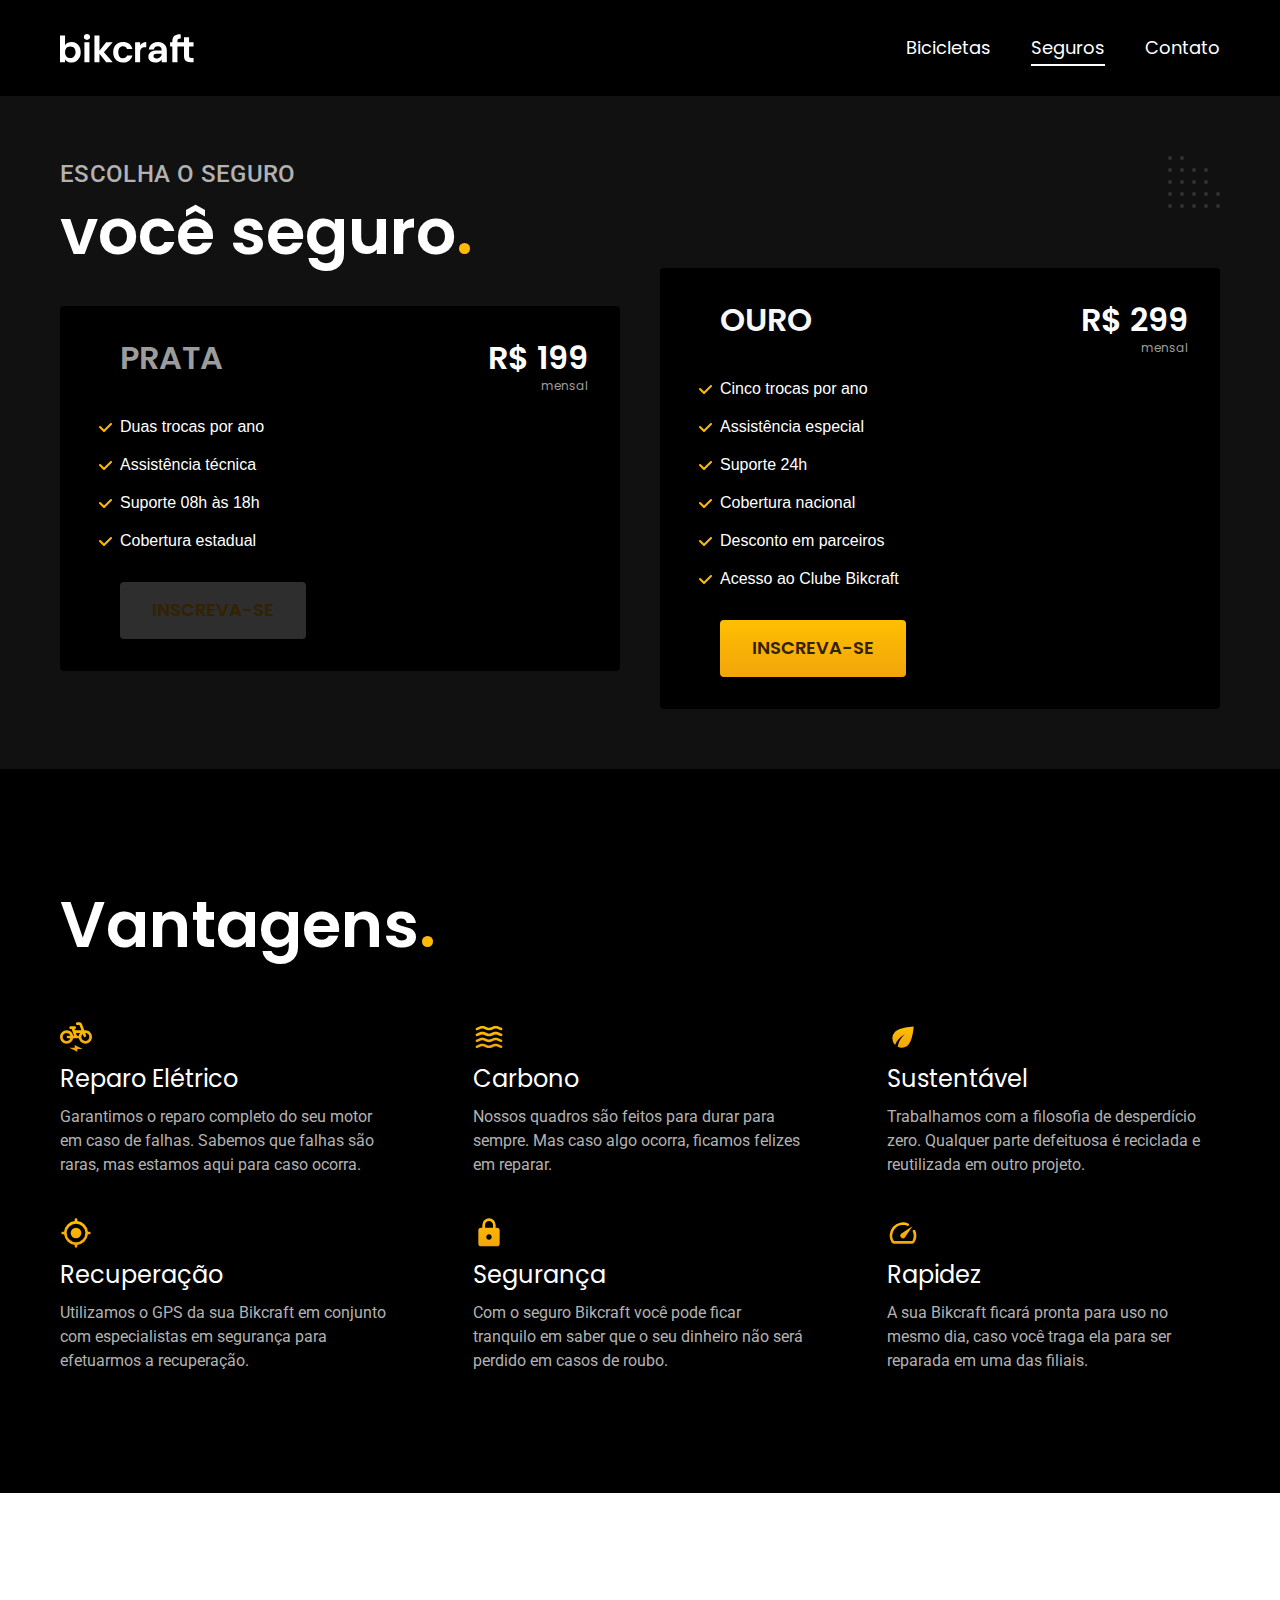
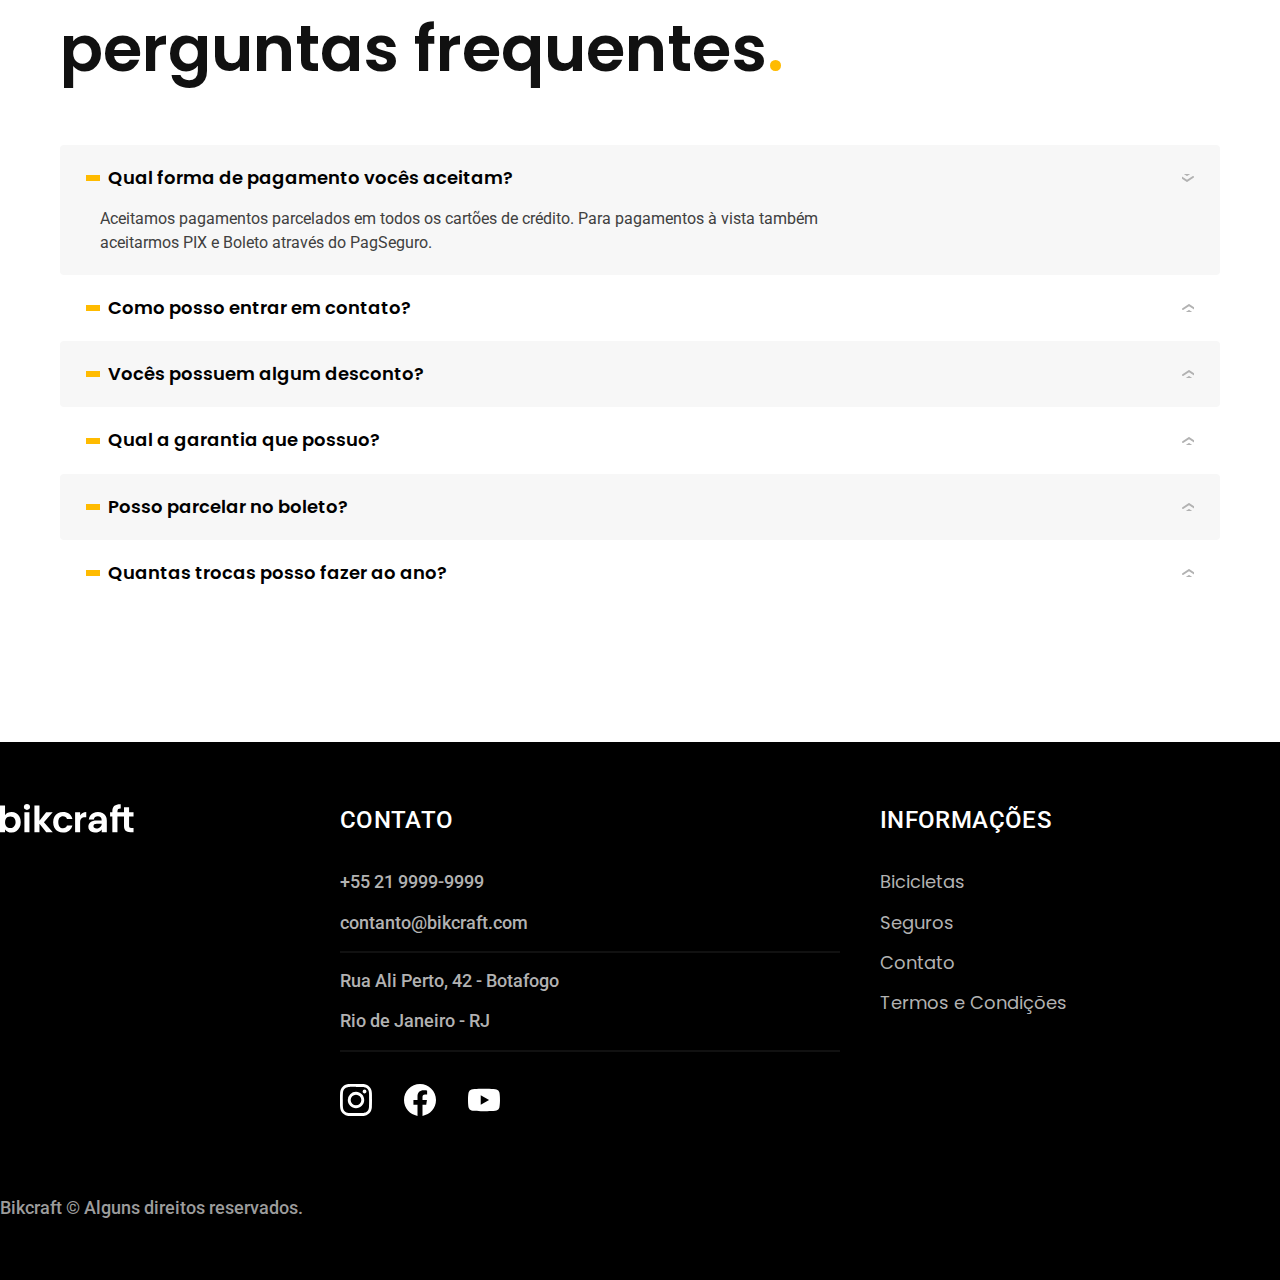
<file: seguros.html>
<!DOCTYPE html>
<html lang="pt-br">

<head>
  <meta charset="UTF-8">
  <meta http-equiv="X-UA-Compatible" content="IE=edge">
  <meta name="viewport" content="width=device-width, initial-scale=1.0">
  <title>Seguros | Bikcraft</title>
  <meta name="description" content="Termos e Condições">

  <link rel="icon" href="./favicon.svg" type="image/svg+xml">
  <link rel="preload" href="css/style.min.css" as="style">
  <link rel="stylesheet" href="css/style.min.css">

  <link rel="preconnect" href="https://fonts.googleapis.com">
  <link rel="preconnect" href="https://fonts.gstatic.com" crossorigin>
  <link href="https://fonts.googleapis.com/css2?family=Merriweather:ital,wght@1,900&family=Poppins:wght@400;600&family=Roboto:wght@400;500&display=swap" rel="stylesheet">
  <script>document.documentElement.classList.add('js');</script>
</head>

<body id="seguros">
  <header class="header-bg">
    <div class="header container">
      <a href="./">
        <img src="img/bikcraft.svg" alt="Bikcraft">
      </a>

      <nav aria-label="Primaria">
        <ul class="header-menu font-1-m cor-0">
          <li><a href="bicicletas.html">Bicicletas</a></li>
          <li><a href="seguros.html">Seguros</a></li>
          <li><a href="contato.html">Contato</a></li>
        </ul>
      </nav>
    </div>
  </header>

  <main class="seguros-bg">
    <div class="titulo-bg">
      <div class="titulo container">
        <p class="font-2-l-b cor-5">Escolha o seguro</p>
        <h1 class="font-1-xxl cor-0">você seguro<span class="cor-p1">.</span></h1>
      </div>
    </div>

    <div class="seguros container">
      <div class="seguros-item fadeInLeft" data-anime="200">
        <h3 class="font-1-xl cor-6">PRATA</h3>
        <span class="font-1-xl cor-0">R$ 199 <span class="font-1-xs cor-6">mensal</span></span>
        <ul class="font-2m cor-0">
          <li>Duas trocas por ano</li>
          <li>Assistência técnica</li>
          <li>Suporte 08h às 18h</li>
          <li>Cobertura estadual</li>
        </ul>
        <a class="botao secundario" href="./orcamento.html?tipo=seguro&produto=prata">Inscreva-se</a>
      </div>

      <div class="seguros-item fadeInRight" data-anime="400">
        <h3 class="font-1-xl cor-1">OURO</h3>
        <span class="font-1-xl cor-0">R$ 299 <span class="font-1-xs cor-6">mensal</span></span>
        <ul class="font-2m cor-0">
          <li>Cinco trocas por ano</li>
          <li>Assistência especial</li>
          <li>Suporte 24h</li>
          <li>Cobertura nacional</li>
          <li>Desconto em parceiros</li>
          <li>Acesso ao Clube Bikcraft</li>
        </ul>
        <a class="botao" href="./orcamento.html?tipo=seguro&produto=ouro">Inscreva-se</a>
      </div>
    </div>
  </main>

  <article class="vantagens-bg">
    <div class="vantagens container">
      <h2 class="font-1-xxl cor-0">Vantagens<span class="cor-p1">.</span></h2>
      <ul>
        <li>
          <img src="img/icones/eletrica.svg" alt="">
          <h3 class="font-1-l cor-0">Reparo Elétrico</h3>
          <p class="font-2-s cor-5">Garantimos o reparo completo do seu motor em caso de falhas. Sabemos que falhas são raras, mas estamos aqui para caso ocorra.</p>
        </li>
        <li>
          <img src="img/icones/carbono.svg" alt="">
          <h3 class="font-1-l cor-0">Carbono</h3>
          <p class="font-2-s cor-5">Nossos quadros são feitos para durar para sempre. Mas caso algo ocorra, ficamos felizes em reparar.</p>
        </li>
        <li>
          <img src="img/icones/sustentavel.svg" alt="">
          <h3 class="font-1-l cor-0">Sustentável</h3>
          <p class="font-2-s cor-5">Trabalhamos com a filosofia de desperdício zero. Qualquer parte defeituosa é reciclada e reutilizada em outro projeto.</p>
        </li>
        <li>
          <img src="img/icones/rastreador.svg" alt="">
          <h3 class="font-1-l cor-0">Recuperação</h3>
          <p class="font-2-s cor-5">Utilizamos o GPS da sua Bikcraft em conjunto com especialistas em segurança para efetuarmos a recuperação.</p>
        </li>
        <li>
          <img src="img/icones/seguro.svg" alt="">
          <h3 class="font-1-l cor-0">Segurança</h3>
          <p class="font-2-s cor-5">Com o seguro Bikcraft você pode ficar tranquilo em saber que o seu dinheiro não será perdido em casos de roubo.</p>
        </li>
        <li>
          <img src="img/icones/velocidade.svg" alt="">
          <h3 class="font-1-l cor-0">Rapidez</h3>
          <p class="font-2-s cor-5">A sua Bikcraft ficará pronta para uso no mesmo dia, caso você traga ela para ser reparada em uma das filiais.</p>
        </li>
      </ul>
    </div>

  </article>

  <article class="perguntas container">
    <h2 class="font-1-xxl">perguntas frequentes<span class="cor-p1">.</span></h2>
    <dl>
      <div>
        <dt><button class="font-1-m-b" aria-controls="pergunta1" aria-expanded="true">Qual forma de pagamento vocês aceitam?</button></dt>
        <dd id="pergunta1" class="font-2-s cor-9 ativa">Aceitamos pagamentos parcelados em todos os cartões de crédito. Para pagamentos à vista também aceitarmos PIX e Boleto através do PagSeguro.</dd>
      </div>
      <div>
        <dt><button class="font-1-m-b" aria-controls="pergunta2" aria-expanded="false">Como posso entrar em contato?</button></dt>
        <dd id="pergunta2" class="font-2-s cor-9">Aceitamos pagamentos parcelados em todos os cartões de crédito. Para pagamentos à vista também aceitarmos PIX e Boleto através do PagSeguro.</dd>
      </div>
      <div>
        <dt><button class="font-1-m-b" aria-controls="pergunta3" aria-expanded="false">Vocês possuem algum desconto?</button></dt>
        <dd id="pergunta3" class="font-2-s cor-9">Aceitamos pagamentos parcelados em todos os cartões de crédito. Para pagamentos à vista também aceitarmos PIX e Boleto através do PagSeguro.</dd>
      </div>
      <div>
        <dt><button class="font-1-m-b" aria-controls="pergunta4" aria-expanded="false">Qual a garantia que possuo? </button></dt>
        <dd id="pergunta4" class="font-2-s cor-9">Aceitamos pagamentos parcelados em todos os cartões de crédito. Para pagamentos à vista também aceitarmos PIX e Boleto através do PagSeguro.</dd>
      </div>
      <div>
        <dt><button class="font-1-m-b" aria-controls="pergunta5" aria-expanded="false">Posso parcelar no boleto?</button></dt>
        <dd id="pergunta5" class="font-2-s cor-9">Aceitamos pagamentos parcelados em todos os cartões de crédito. Para pagamentos à vista também aceitarmos PIX e Boleto através do PagSeguro.</dd>
      </div>
      <div>
        <dt><button class="font-1-m-b" aria-controls="pergunta6" aria-expanded="false">Quantas trocas posso fazer ao ano?</button></dt>
        <dd id="pergunta6" class="font-2-s cor-9">Aceitamos pagamentos parcelados em todos os cartões de crédito. Para pagamentos à vista também aceitarmos PIX e Boleto através do PagSeguro.</dd>
      </div>
    </dl>
  </article>

  <footer class="footer-bg">
    <div class="footer contaier">
      <img src="img/bikcraft.svg" alt="Bikcraft">
      <div class="footer-contato">
        <h3 class="font-2-l-b cor-0">Contato</h3>
        <ul class="font-2-m cor-5">
          <li><a href="tel:+552199999999">+55 21 9999-9999</a></li>
          <li><a href="mailto:contanto@bikcraft.com">contanto@bikcraft.com</a></li>
          <li>Rua Ali Perto, 42 - Botafogo</li>
          <li>Rio de Janeiro - RJ</li>
        </ul>
        <div class="footer-redes">
          <a href="./">
            <img src="img/redes/instagram.svg" alt="Instagram">
          </a>
          <a href="./">
            <img src="img/redes/facebook.svg" alt="Facebook">
          </a>
          <a href="./">
            <img src="img/redes/youtube.svg" alt="YouTube">
          </a>
        </div>
      </div>
      <div class="footer-informacoes">
        <h3 class="font-2-l-b cor-0">Informações</h3>
        <nav>
          <ul class="font-1-m cor-5">
            <li><a href="./bicicletas.html">Bicicletas</a></li>
            <li><a href="./seguros.html">Seguros</a></li>
            <li><a href="./contato.html">Contato</a></li>
            <li><a href="./termos.html">Termos e Condições</a></li>
          </ul>
        </nav>
      </div>
      <p class="footer-copy font-2-m cor-6">Bikcraft © Alguns direitos reservados.</p>
    </div>
  </footer>
  <script src="./js/plugins/simple-anime.js"></script>
  <script src="./js/script.js"></script>
</body>


</html>
</file>
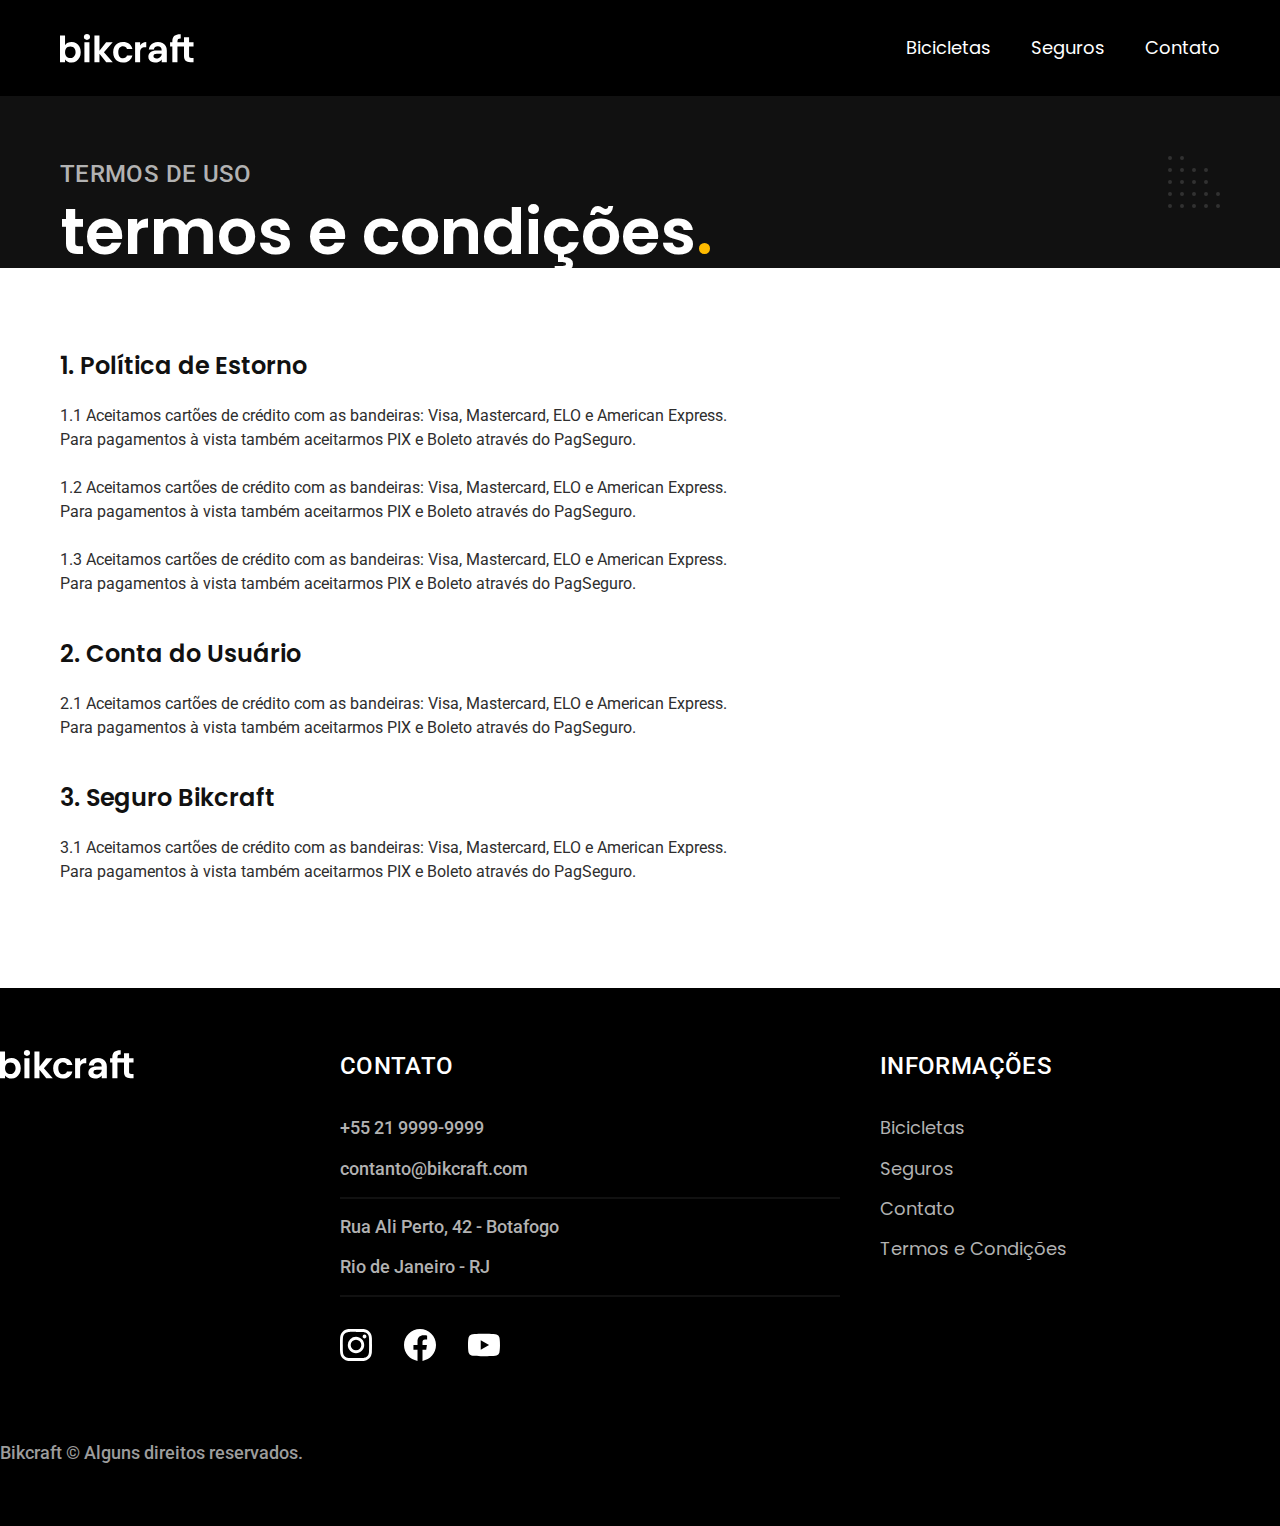
<file: termos.html>
<!DOCTYPE html>
<html lang="pt-br">

<head>
  <meta charset="UTF-8">
  <meta http-equiv="X-UA-Compatible" content="IE=edge">
  <meta name="viewport" content="width=device-width, initial-scale=1.0">
  <title>Termos e Condições | Bikcraft</title>
  <meta name="description" content="Termos e Condições">

  <link rel="icon" href="./favicon.svg" type="image/svg+xml">
  <link rel="preload" href="css/style.min.css" as="style">
  <link rel="stylesheet" href="css/style.min.css">

  <link rel="preconnect" href="https://fonts.googleapis.com">
  <link rel="preconnect" href="https://fonts.gstatic.com" crossorigin>
  <link href="https://fonts.googleapis.com/css2?family=Merriweather:ital,wght@1,900&family=Poppins:wght@400;600&family=Roboto:wght@400;500&display=swap" rel="stylesheet">

  <script>document.documentElement.classList.add('js');</script>
</head>

<body id="termos">
  <header class="header-bg">
    <div class="header container">
      <a href="./">
        <img src="img/bikcraft.svg" alt="Bikcraft">
      </a>

      <nav aria-label="Primaria">
        <ul class="header-menu font-1-m cor-0">
          <li><a href="bicicletas.html">Bicicletas</a></li>
          <li><a href="seguros.html">Seguros</a></li>
          <li><a href="contato.html">Contato</a></li>
        </ul>
      </nav>
    </div>
  </header>

  <main>
    <div class="titulo-bg">
      <div class="titulo container">
        <p class="font-2-l-b cor-5">Termos de uso</p>
        <h1 class="font-1-xxl cor-0">termos e condições<span class="cor-p1">.</span></h1>
      </div>
    </div>

    <div class="termos font-2-s cor-10 container">
      <h2 class="font-1-l cor-11">1. Política de Estorno</h2>
      <p>1.1 Aceitamos cartões de crédito com as bandeiras: Visa, Mastercard, ELO e American Express. Para pagamentos à vista também aceitarmos PIX e Boleto através do PagSeguro.</p>
      <p>1.2 Aceitamos cartões de crédito com as bandeiras: Visa, Mastercard, ELO e American Express. Para pagamentos à vista também aceitarmos PIX e Boleto através do PagSeguro.</p>
      <p>1.3 Aceitamos cartões de crédito com as bandeiras: Visa, Mastercard, ELO e American Express. Para pagamentos à vista também aceitarmos PIX e Boleto através do PagSeguro.</p>
      <h2 class="font-1-l cor-11">2. Conta do Usuário</h2>
      <p>2.1 Aceitamos cartões de crédito com as bandeiras: Visa, Mastercard, ELO e American Express. Para pagamentos à vista também aceitarmos PIX e Boleto através do PagSeguro.</p>
      <h2 class="font-1-l cor-11">3. Seguro Bikcraft</h2>
      <p>3.1 Aceitamos cartões de crédito com as bandeiras: Visa, Mastercard, ELO e American Express. Para pagamentos à vista também aceitarmos PIX e Boleto através do PagSeguro.</p>
    </div>
  </main>

  <footer class="footer-bg">
    <div class="footer contaier">
      <img src="img/bikcraft.svg" alt="Bikcraft">
      <div class="footer-contato">
        <h3 class="font-2-l-b cor-0">Contato</h3>
        <ul class="font-2-m cor-5">
          <li><a href="tel:+552199999999">+55 21 9999-9999</a></li>
          <li><a href="mailto:contanto@bikcraft.com">contanto@bikcraft.com</a></li>
          <li>Rua Ali Perto, 42 - Botafogo</li>
          <li>Rio de Janeiro - RJ</li>
        </ul>
        <div class="footer-redes">
          <a href="./">
            <img src="img/redes/instagram.svg" alt="Instagram">
          </a>
          <a href="./">
            <img src="img/redes/facebook.svg" alt="Facebook">
          </a>
          <a href="./">
            <img src="img/redes/youtube.svg" alt="YouTube">
          </a>
        </div>
      </div>
      <div class="footer-informacoes">
        <h3 class="font-2-l-b cor-0">Informações</h3>
        <nav>
          <ul class="font-1-m cor-5">
            <li><a href="./bicicletas.html">Bicicletas</a></li>
            <li><a href="./seguros.html">Seguros</a></li>
            <li><a href="./contato.html">Contato</a></li>
            <li><a href="./termos.html">Termos e Condições</a></li>
          </ul>
        </nav>
      </div>
      <p class="footer-copy font-2-m cor-6">Bikcraft © Alguns direitos reservados.</p>
    </div>
  </footer>
  <script src="./js/script.js"></script>
</body>


</html>
</file>
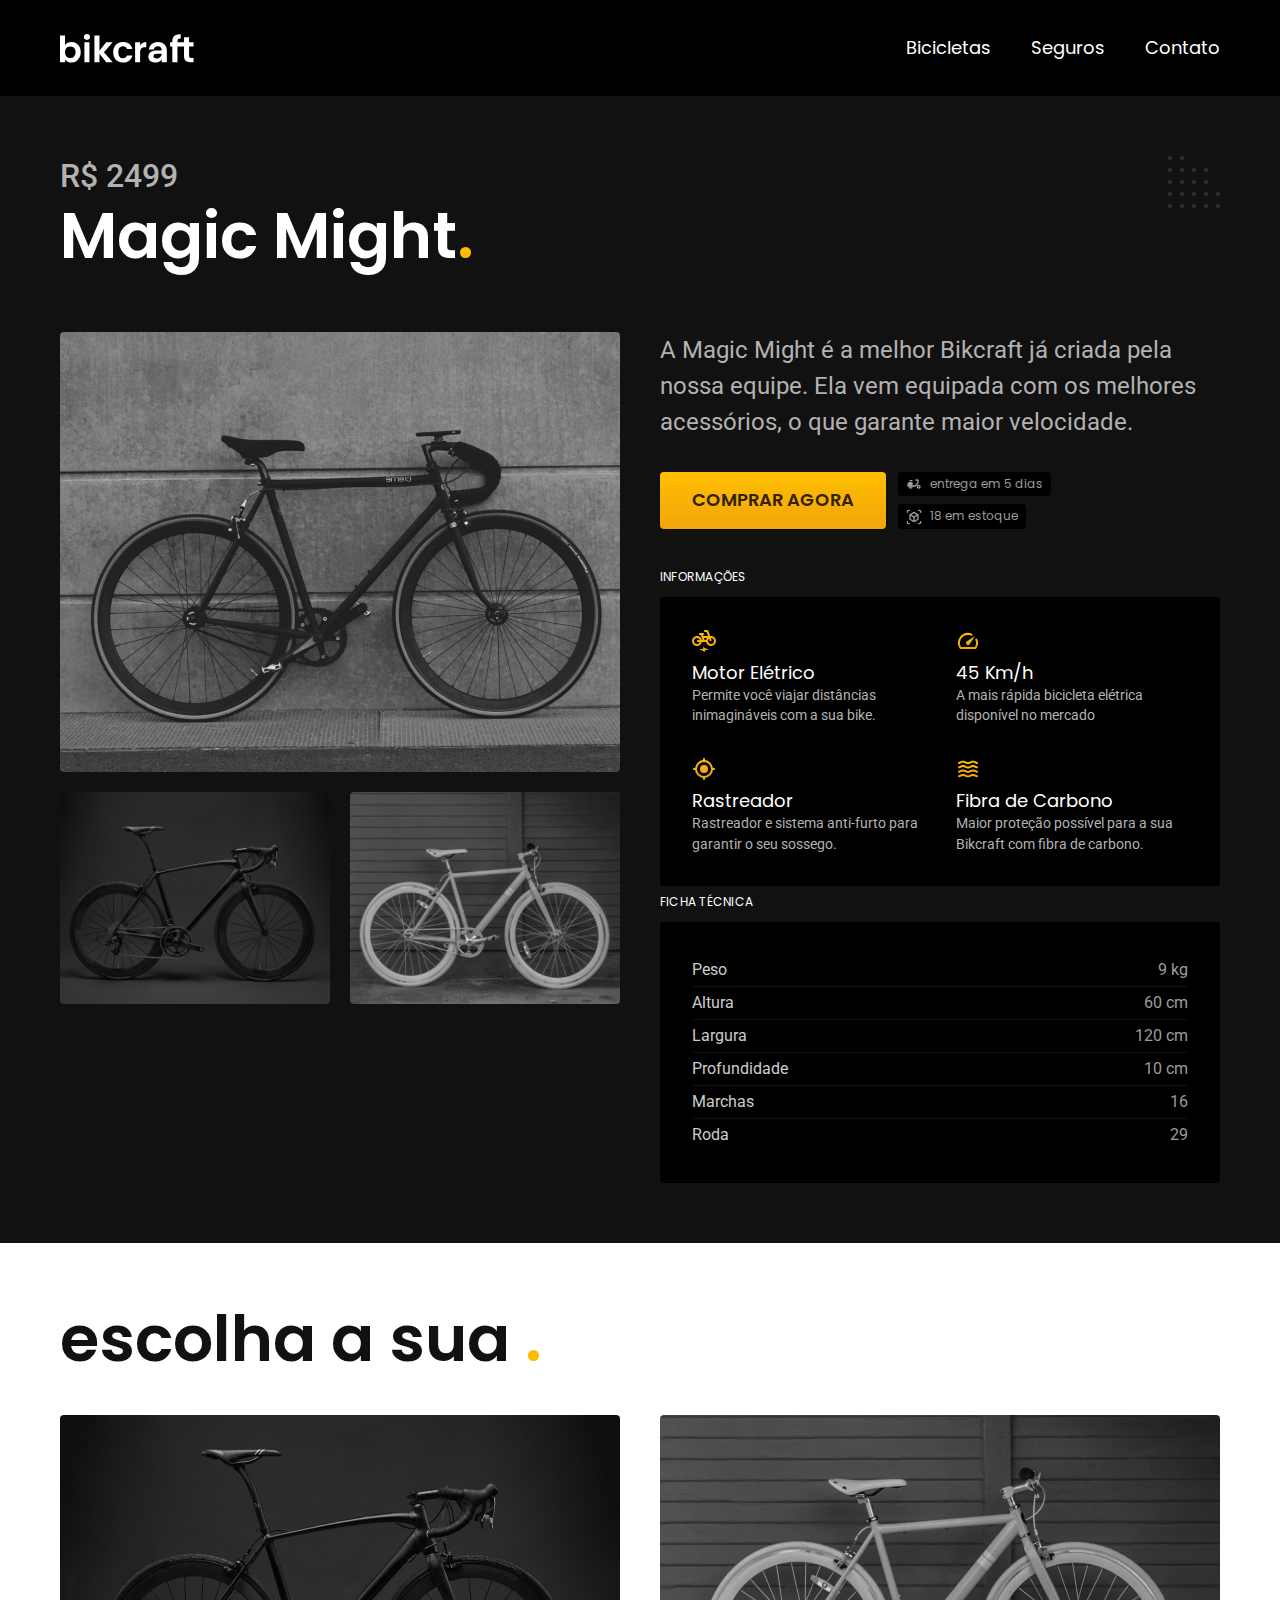
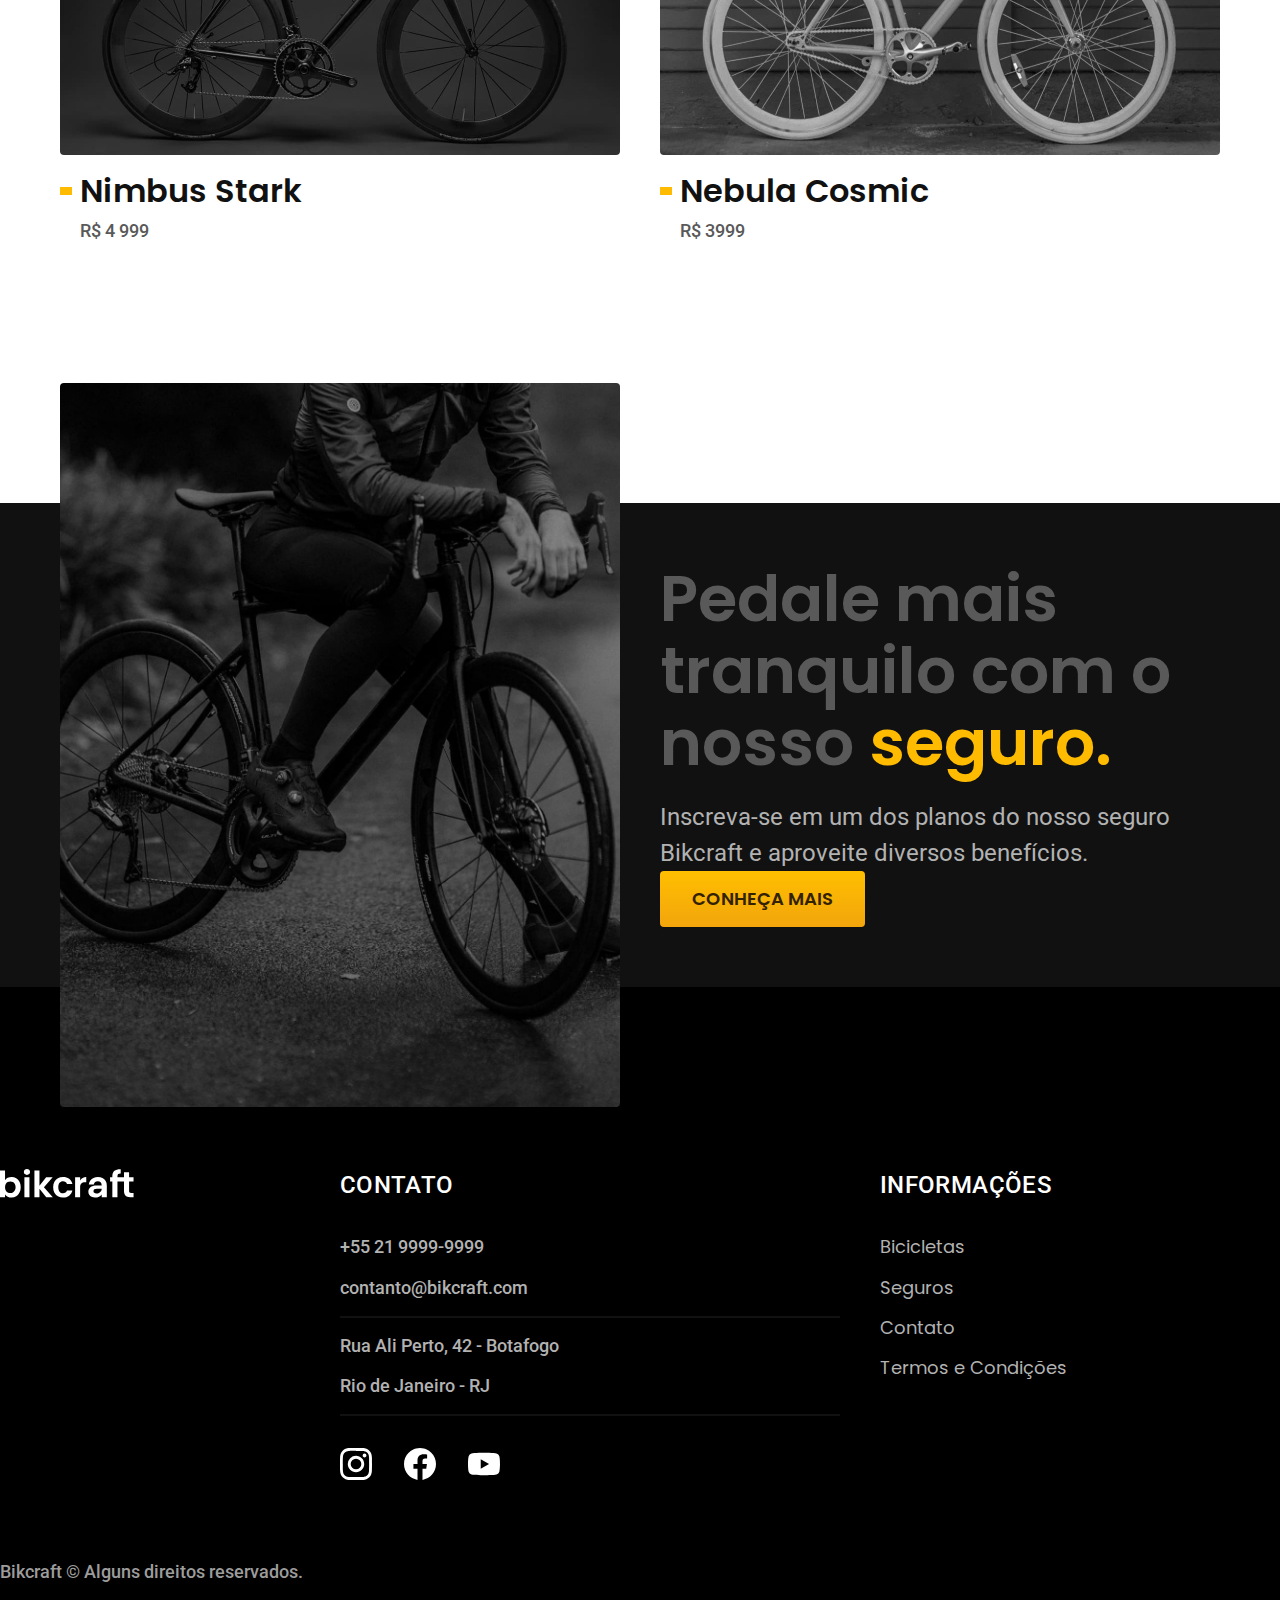
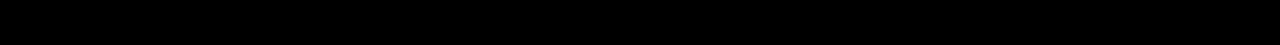
<file: bicicletas/magic.html>
<!DOCTYPE html>
<html lang="pt-br">

<head>
  <meta charset="UTF-8">
  <meta http-equiv="X-UA-Compatible" content="IE=edge">
  <meta name="viewport" content="width=device-width, initial-scale=1.0">
  <title>Magic | Bikcraft</title>
  <meta name="description" content="Magic">
  <link rel="icon" href="../favicon.svg" type="image/svg+xml">
  <link rel="preload" href="../css/style.min.css" as="style">
  <link rel="stylesheet" href="../css/style.min.css">

  <link rel="preconnect" href="https://fonts.googleapis.com">
  <link rel="preconnect" href="https://fonts.gstatic.com" crossorigin>
  <link href="https://fonts.googleapis.com/css2?family=Merriweather:ital,wght@1,900&family=Poppins:wght@400;600&family=Roboto:wght@400;500&display=swap" rel="stylesheet">

  <script>document.documentElement.classList.add('js');</script>
</head>

<body id="bicicleta">
  <header class="header-bg">
    <div class="header container">
      <a href="../">
        <img src="../img/bikcraft.svg" alt="Bikcraft">
      </a>

      <nav aria-label="Primaria">
        <ul class="header-menu font-1-m cor-0">
          <li><a href="../bicicletas.html">Bicicletas</a></li>
          <li><a href="../seguros.html">Seguros</a></li>
          <li><a href="../contato.html">Contato</a></li>
        </ul>
      </nav>
    </div>
  </header>

  <main class="titulo-bg">
    <div>
      <div class="titulo container">
        <p class="font-2-xl cor-5">R$ 2499</p>
        <h1 class="font-1-xxl cor-0">Magic Might<span class="cor-p1">.</span></h1>
      </div>
    </div>
    <div class="bicicleta container">
      <div class="bicicleta-imagens">
        <img src="../img/bicicleta/nimbus2.jpg" alt="Bicicleta 1">
        <img src="../img/bicicleta/nimbus1.jpg" alt="Bicicleta 2">
        <img src="../img/bicicleta/nimbus3.jpg" alt="Bicicleta 3">
      </div>
      <div class="bicicleta-conteudo">
        <p class="font-2-l cor-5">A Magic Might é a melhor Bikcraft já criada pela nossa equipe. Ela vem equipada com os melhores acessórios, o que garante maior velocidade.</p>
        <div class="bicicleta-comprar">
          <a class="botao" href="../orcamento.html?tipo=bikcraft&produto=magic">Comprar Agora</a>
          <span class="font-1-xs cor-6"> <img src="../img/icones/entrega.svg" alt="">entrega em 5 dias</span>
          <span class="font-1-xs cor-6"> <img src="../img/icones/estoque.svg" alt="">18 em estoque</span>
        </div>
        <h2 class="font-1-xs cor-0">Informações</h2>
        <ul class="bicicleta-informacoes">
          <li>
            <img src="../img/icones/eletrica.svg" alt="">
            <h3 class="font-1-m cor-0">Motor Elétrico</h3>
            <p class="font-2-xs cor-5">Permite você viajar distâncias inimagináveis com a sua bike.</p>
          </li>
          <li>
            <img src="../img/icones/velocidade.svg" alt="">
            <h3 class="font-1-m cor-0">45 Km/h</h3>
            <p class="font-2-xs cor-5">A mais rápida bicicleta elétrica disponível no mercado</p>
          </li>
          <li>
            <img src="../img/icones/rastreador.svg" alt="">
            <h3 class="font-1-m cor-0">Rastreador</h3>
            <p class="font-2-xs cor-5">Rastreador e sistema anti-furto para garantir o seu sossego.</p>
          </li>
          <li>
            <img src="../img/icones/carbono.svg" alt="">
            <h3 class="font-1-m cor-0">Fibra de Carbono</h3>
            <p class="font-2-xs cor-5">Maior proteção possível para a sua Bikcraft com fibra de carbono.</p>
          </li>
        </ul>
        <h2 class="font-1-xs cor-0">Ficha Técnica</h2>
        <ul class="bicicleta-ficha font-2-s cor-4">
          <li>Peso <span>9 kg</span></li>
          <li>Altura <span>60 cm</span></li>
          <li>Largura <span>120 cm</span></li>
          <li>Profundidade <span>10 cm</span></li>
          <li>Marchas <span>16</span></li>
          <li>Roda <span>29</span></li>
        </ul>
      </div>
    </div>
  </main>

  <article class="bicicletas-lista container  ">
    <h2 class="font-1-xxl">escolha a sua <span class="cor-p1">.</span></h2>
    <ul>
      <li>
        <a href="./nimbus.html">
          <img src="../img/bicicletas/nimbus.jpg" alt="Bicicleta preta">
          <h3 class="font-1-xl">Nimbus Stark</h3>
          <span class="font-2-m cor-8">R$ 4 999</span>
        </a>
      </li>
      <li>
        <a href="./nebula.html">
          <img src="../img/bicicletas/nebula.jpg" alt="Bicicleta preta">
          <h3 class="font-1-xl">Nebula Cosmic</h3>
          <span class="font-2-m cor-8">R$ 3999</span>
        </a>
      </li>
    </ul>
  </article>

  <article class="seguro-bg">
    <div class="seguro container">
      <div class="seguro-imagem">
        <img src="../img/fotos/seguros.jpg" alt="Pessoa parada em cima de uma bicicleta">
      </div>
      <div class="seguro-conteudo">
        <h2 class="font-1-xxl cor-8">Pedale mais tranquilo com o nosso <span class="cor-p1">seguro.</span></h2>
        <p class="font-2-l cor-5">Inscreva-se em um dos planos do nosso seguro Bikcraft e aproveite diversos benefícios.</p>
        <a class="botao" href="../seguros.html">Conheça mais</a>
      </div>
    </div>
  </article>

  <footer class="footer-bg">
    <div class="footer contaier">
      <img src="../img/bikcraft.svg" alt="Bikcraft">
      <div class="footer-contato">
        <h3 class="font-2-l-b cor-0">Contato</h3>
        <ul class="font-2-m cor-5">
          <li><a href="tel:+552199999999">+55 21 9999-9999</a></li>
          <li><a href="mailto:contanto@bikcraft.com">contanto@bikcraft.com</a></li>
          <li>Rua Ali Perto, 42 - Botafogo</li>
          <li>Rio de Janeiro - RJ</li>
        </ul>
        <div class="footer-redes">
          <a href="../">
            <img src="../img/redes/instagram.svg" alt="Instagram">
          </a>
          <a href="../">
            <img src="../img/redes/facebook.svg" alt="Facebook">
          </a>
          <a href="../">
            <img src="../img/redes/youtube.svg" alt="YouTube">
          </a>
        </div>
      </div>
      <div class="footer-informacoes">
        <h3 class="font-2-l-b cor-0">Informações</h3>
        <nav>
          <ul class="font-1-m cor-5">
            <li><a href="../bicicletas.html">Bicicletas</a></li>
            <li><a href="../seguros.html">Seguros</a></li>
            <li><a href="../contato.html">Contato</a></li>
            <li><a href="../termos.html">Termos e Condições</a></li>
          </ul>
        </nav>
      </div>
      <p class="footer-copy font-2-m cor-6">Bikcraft © Alguns direitos reservados.</p>
    </div>
  </footer>
  <script src="../js/script.js"></script>
</body>


</html>
</file>
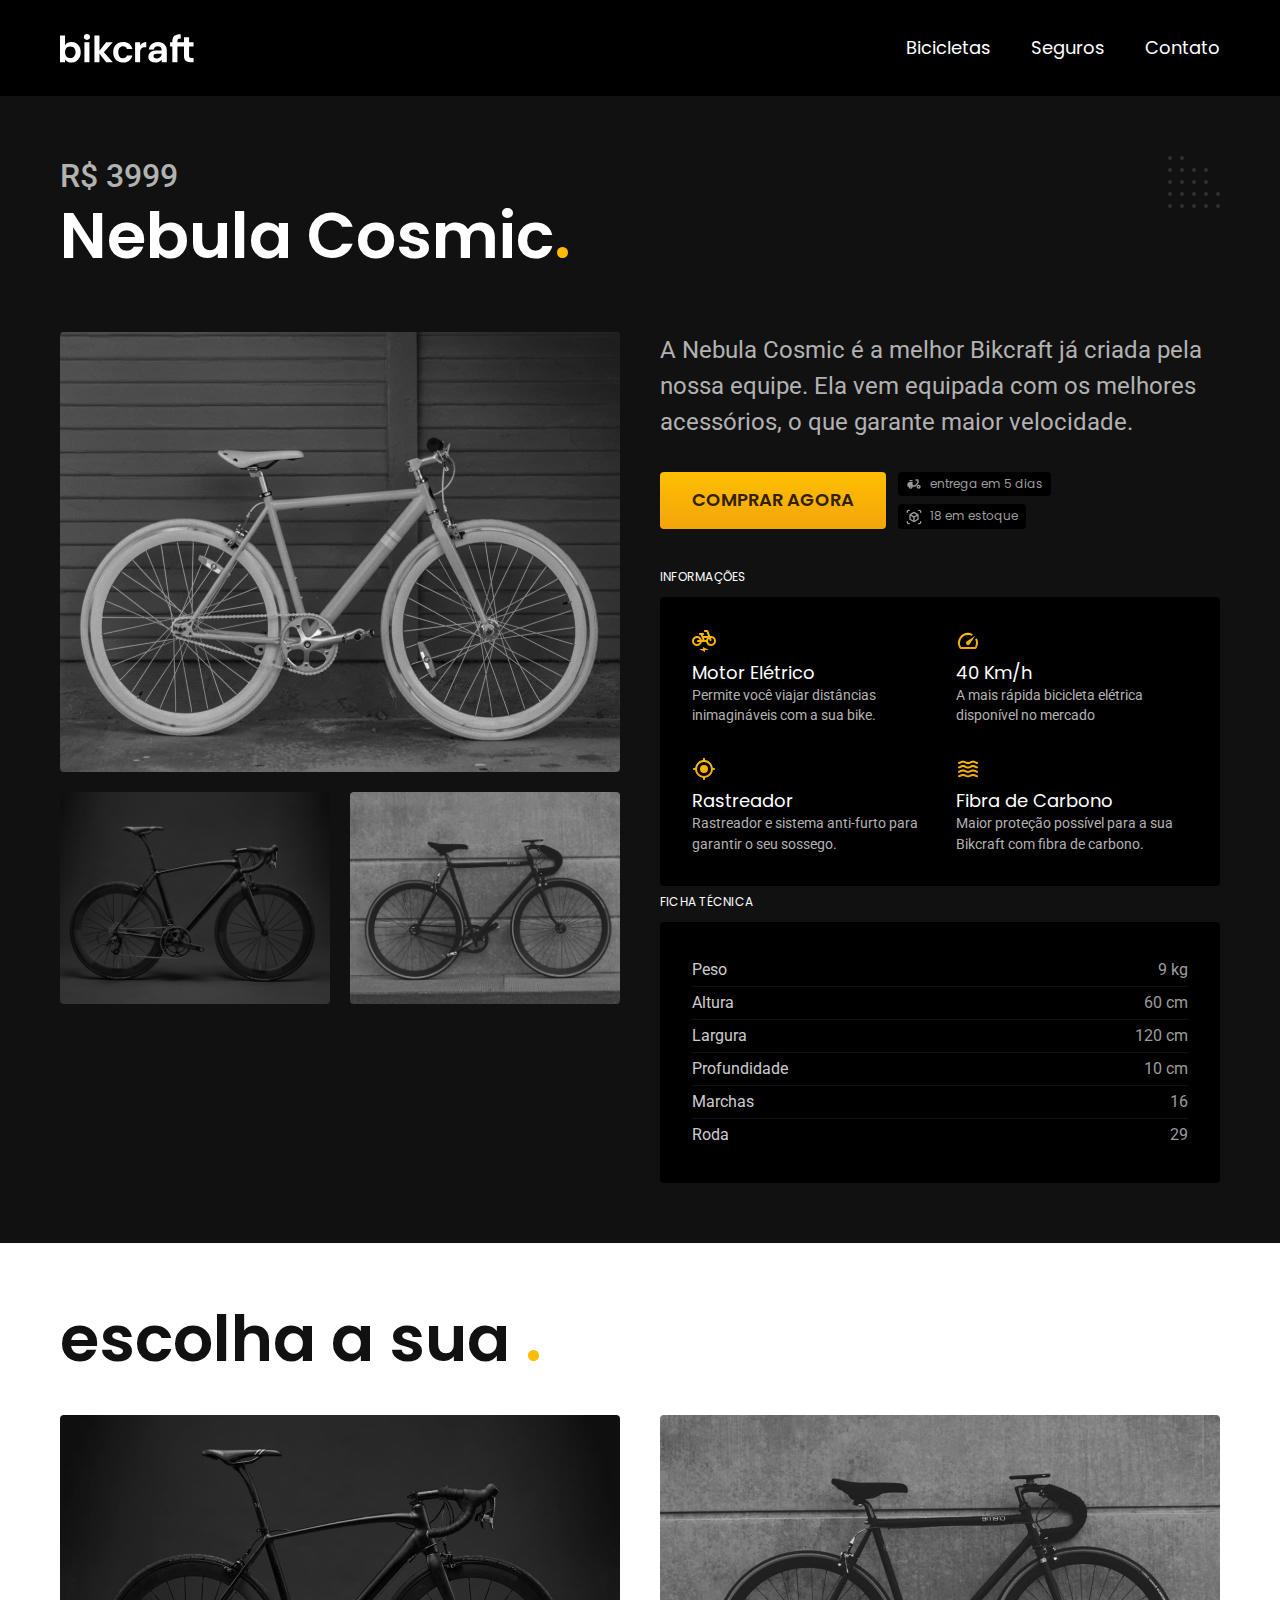
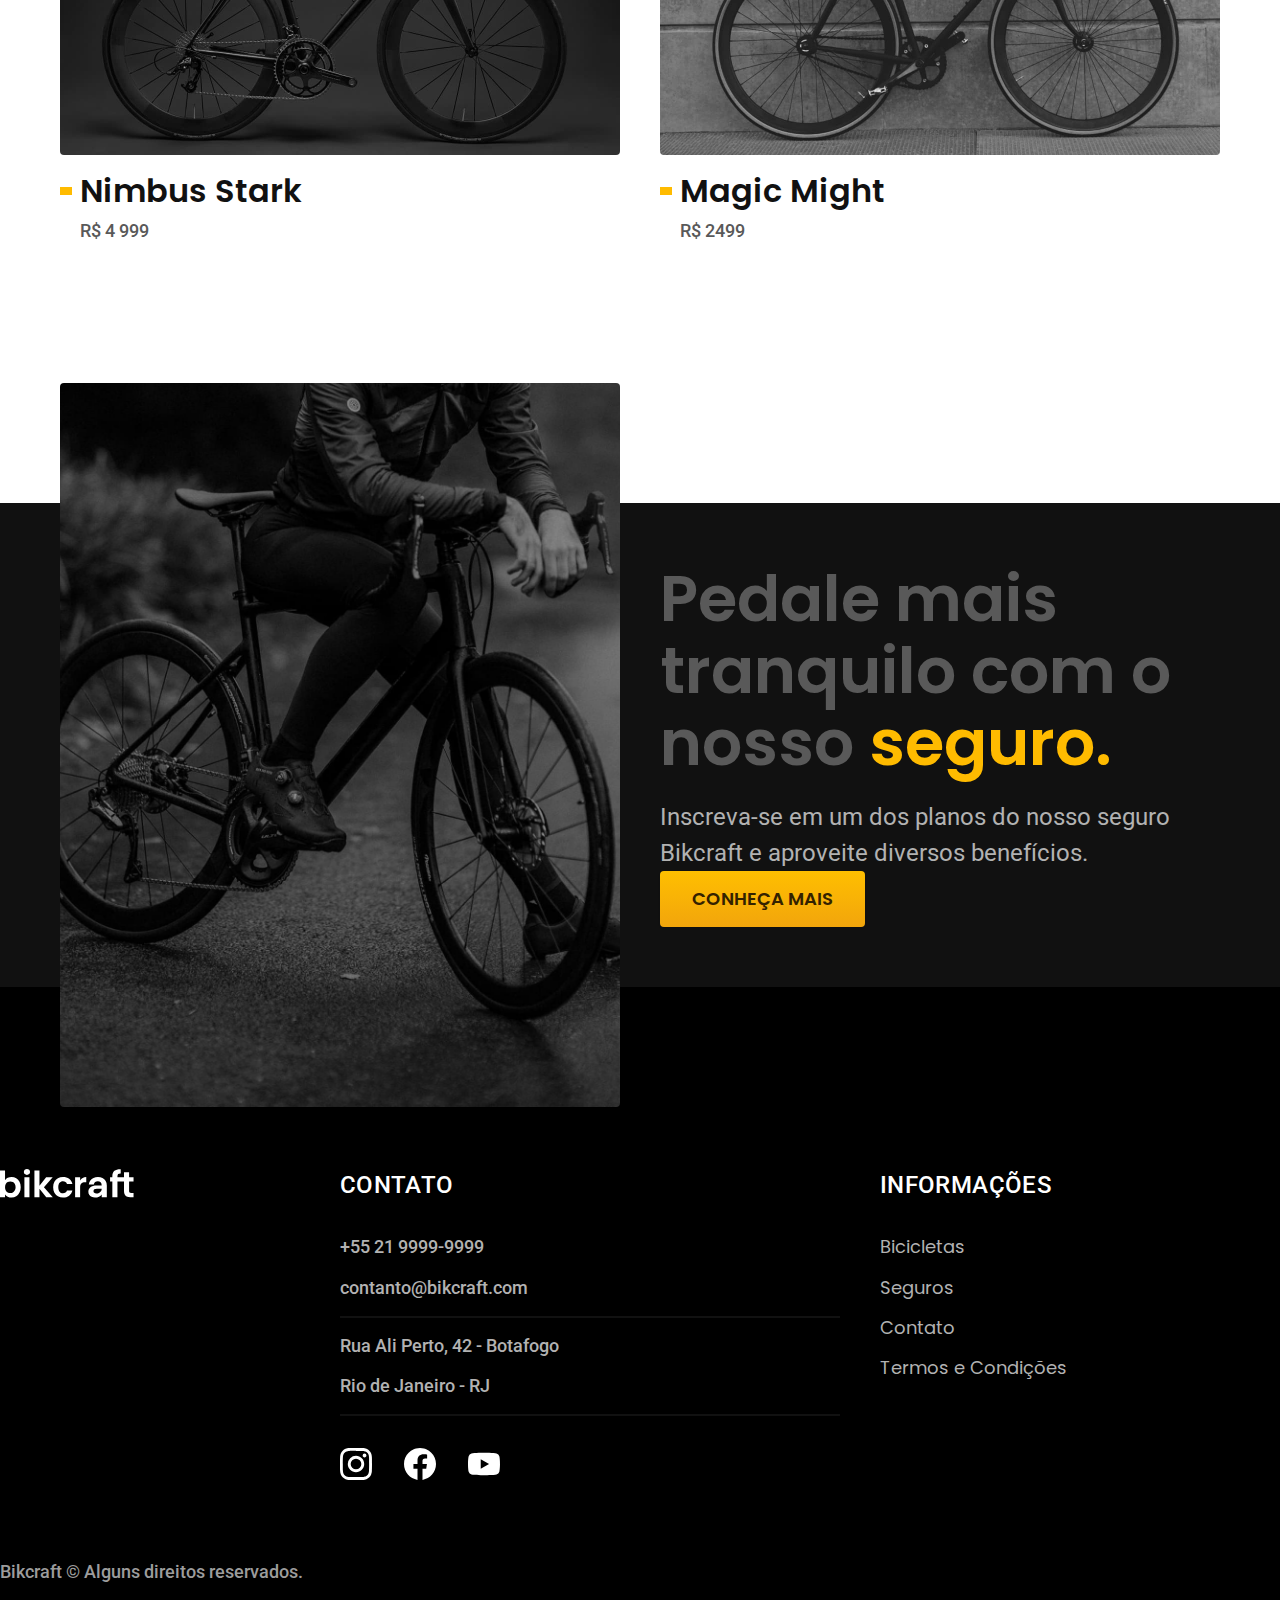
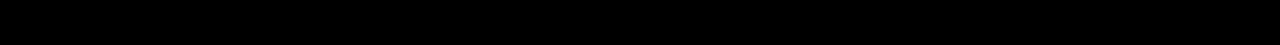
<file: bicicletas/nebula.html>
<!DOCTYPE html>
<html lang="pt-br">

<head>
  <meta charset="UTF-8">
  <meta http-equiv="X-UA-Compatible" content="IE=edge">
  <meta name="viewport" content="width=device-width, initial-scale=1.0">
  <title>Nebula | Bikcraft</title>
  <meta name="description" content="Nebula">
  <link rel="icon" href="../favicon.svg" type="image/svg+xml">
  <link rel="preload" href="../css/style.min.css" as="style">
  <link rel="stylesheet" href="../css/style.min.css">

  <link rel="preconnect" href="https://fonts.googleapis.com">
  <link rel="preconnect" href="https://fonts.gstatic.com" crossorigin>
  <link href="https://fonts.googleapis.com/css2?family=Merriweather:ital,wght@1,900&family=Poppins:wght@400;600&family=Roboto:wght@400;500&display=swap" rel="stylesheet">

  <script>document.documentElement.classList.add('js');</script>
</head>

<body id="bicicleta">
  <header class="header-bg">
    <div class="header container">
      <a href="../">
        <img src="../img/bikcraft.svg" alt="Bikcraft">
      </a>

      <nav aria-label="Primaria">
        <ul class="header-menu font-1-m cor-0">
          <li><a href="../bicicletas.html">Bicicletas</a></li>
          <li><a href="../seguros.html">Seguros</a></li>
          <li><a href="../contato.html">Contato</a></li>
        </ul>
      </nav>
    </div>
  </header>

  <main class="titulo-bg">
    <div>
      <div class="titulo container">
        <p class="font-2-xl cor-5">R$ 3999</p>
        <h1 class="font-1-xxl cor-0">Nebula Cosmic<span class="cor-p1">.</span></h1>
      </div>
    </div>
    <div class="bicicleta container">
      <div class="bicicleta-imagens">
        <img src="../img/bicicleta/nimbus3.jpg" alt="Bicicleta 1">
        <img src="../img/bicicleta/nimbus1.jpg" alt="Bicicleta 2">
        <img src="../img/bicicleta/nimbus2.jpg" alt="Bicicleta 3">
      </div>
      <div class="bicicleta-conteudo">
        <p class="font-2-l cor-5">A Nebula Cosmic é a melhor Bikcraft já criada pela nossa equipe. Ela vem equipada com os melhores acessórios, o que garante maior velocidade.</p>
        <div class="bicicleta-comprar">
          <a class="botao" href="../orcamento.html?tipo=bikcraft&produto=nebula">Comprar Agora</a>
          <span class="font-1-xs cor-6"> <img src="../img/icones/entrega.svg" alt="">entrega em 5 dias</span>
          <span class="font-1-xs cor-6"> <img src="../img/icones/estoque.svg" alt="">18 em estoque</span>
        </div>
        <h2 class="font-1-xs cor-0">Informações</h2>
        <ul class="bicicleta-informacoes">
          <li>
            <img src="../img/icones/eletrica.svg" alt="">
            <h3 class="font-1-m cor-0">Motor Elétrico</h3>
            <p class="font-2-xs cor-5">Permite você viajar distâncias inimagináveis com a sua bike.</p>
          </li>
          <li>
            <img src="../img/icones/velocidade.svg" alt="">
            <h3 class="font-1-m cor-0">40 Km/h</h3>
            <p class="font-2-xs cor-5">A mais rápida bicicleta elétrica disponível no mercado</p>
          </li>
          <li>
            <img src="../img/icones/rastreador.svg" alt="">
            <h3 class="font-1-m cor-0">Rastreador</h3>
            <p class="font-2-xs cor-5">Rastreador e sistema anti-furto para garantir o seu sossego.</p>
          </li>
          <li>
            <img src="../img/icones/carbono.svg" alt="">
            <h3 class="font-1-m cor-0">Fibra de Carbono</h3>
            <p class="font-2-xs cor-5">Maior proteção possível para a sua Bikcraft com fibra de carbono.</p>
          </li>
        </ul>
        <h2 class="font-1-xs cor-0">Ficha Técnica</h2>
        <ul class="bicicleta-ficha font-2-s cor-4">
          <li>Peso <span>9 kg</span></li>
          <li>Altura <span>60 cm</span></li>
          <li>Largura <span>120 cm</span></li>
          <li>Profundidade <span>10 cm</span></li>
          <li>Marchas <span>16</span></li>
          <li>Roda <span>29</span></li>
        </ul>
      </div>
    </div>
  </main>

  <article class="bicicletas-lista container  ">
    <h2 class="font-1-xxl">escolha a sua <span class="cor-p1">.</span></h2>
    <ul>
      <li>
        <a href="./nimbus.html">
          <img src="../img/bicicletas/nimbus.jpg" alt="Bicicleta preta">
          <h3 class="font-1-xl">Nimbus Stark</h3>
          <span class="font-2-m cor-8">R$ 4 999</span>
        </a>
      </li>
      <li>
        <a href="./magic.html">
          <img src="../img/bicicletas/magic.jpg" alt="Bicicleta preta">
          <h3 class="font-1-xl">Magic Might</h3>
          <span class="font-2-m cor-8">R$ 2499</span>
        </a>
      </li>
    </ul>
  </article>

  <article class="seguro-bg">
    <div class="seguro container">
      <div class="seguro-imagem">
        <img src="../img/fotos/seguros.jpg" alt="Pessoa parada em cima de uma bicicleta">
      </div>
      <div class="seguro-conteudo">
        <h2 class="font-1-xxl cor-8">Pedale mais tranquilo com o nosso <span class="cor-p1">seguro.</span></h2>
        <p class="font-2-l cor-5">Inscreva-se em um dos planos do nosso seguro Bikcraft e aproveite diversos benefícios.</p>
        <a class="botao" href="../seguros.html">Conheça mais</a>
      </div>
    </div>
  </article>

  <footer class="footer-bg">
    <div class="footer contaier">
      <img src="../img/bikcraft.svg" alt="Bikcraft">
      <div class="footer-contato">
        <h3 class="font-2-l-b cor-0">Contato</h3>
        <ul class="font-2-m cor-5">
          <li><a href="tel:+552199999999">+55 21 9999-9999</a></li>
          <li><a href="mailto:contanto@bikcraft.com">contanto@bikcraft.com</a></li>
          <li>Rua Ali Perto, 42 - Botafogo</li>
          <li>Rio de Janeiro - RJ</li>
        </ul>
        <div class="footer-redes">
          <a href="../">
            <img src="../img/redes/instagram.svg" alt="Instagram">
          </a>
          <a href="../">
            <img src="../img/redes/facebook.svg" alt="Facebook">
          </a>
          <a href="../">
            <img src="../img/redes/youtube.svg" alt="YouTube">
          </a>
        </div>
      </div>
      <div class="footer-informacoes">
        <h3 class="font-2-l-b cor-0">Informações</h3>
        <nav>
          <ul class="font-1-m cor-5">
            <li><a href="../bicicletas.html">Bicicletas</a></li>
            <li><a href="../seguros.html">Seguros</a></li>
            <li><a href="../contato.html">Contato</a></li>
            <li><a href="../termos.html">Termos e Condições</a></li>
          </ul>
        </nav>
      </div>
      <p class="footer-copy font-2-m cor-6">Bikcraft © Alguns direitos reservados.</p>
    </div>
  </footer>
  <script src="../js/script.js"></script>
</body>


</html>
</file>
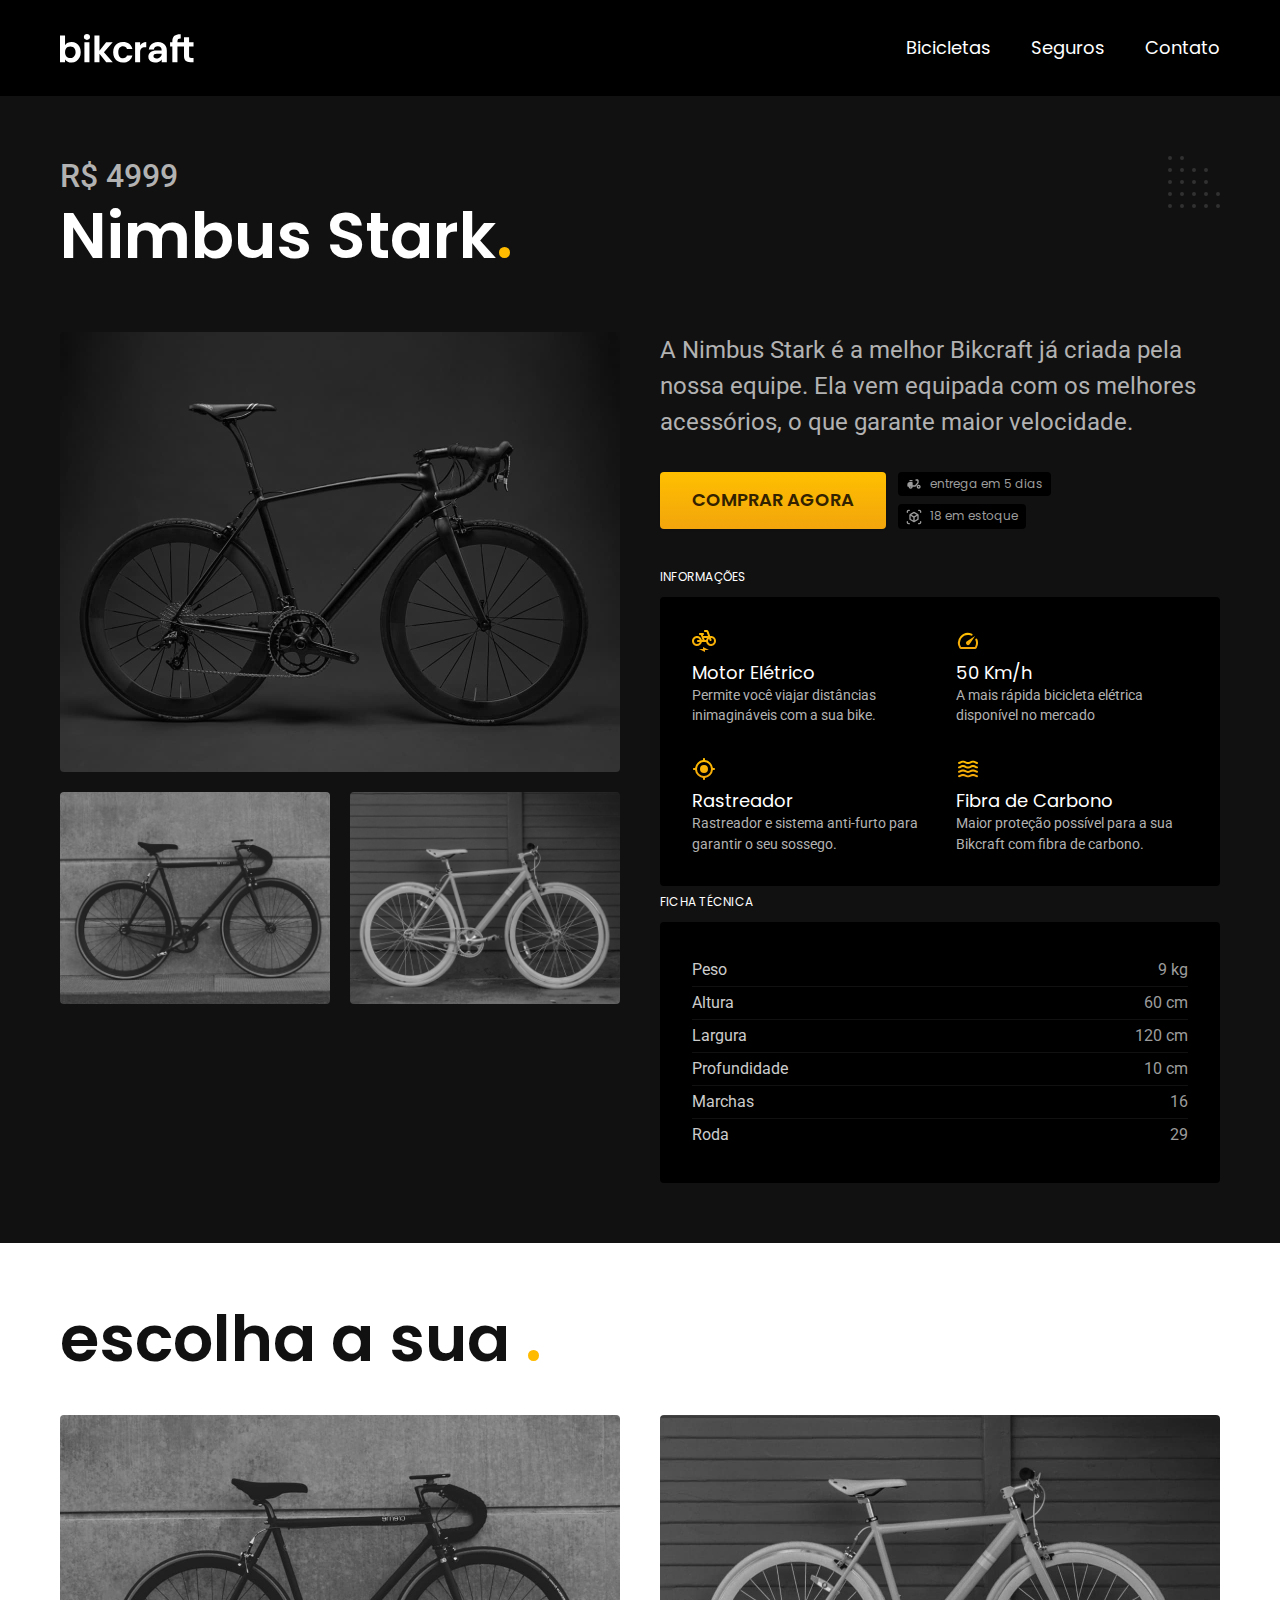
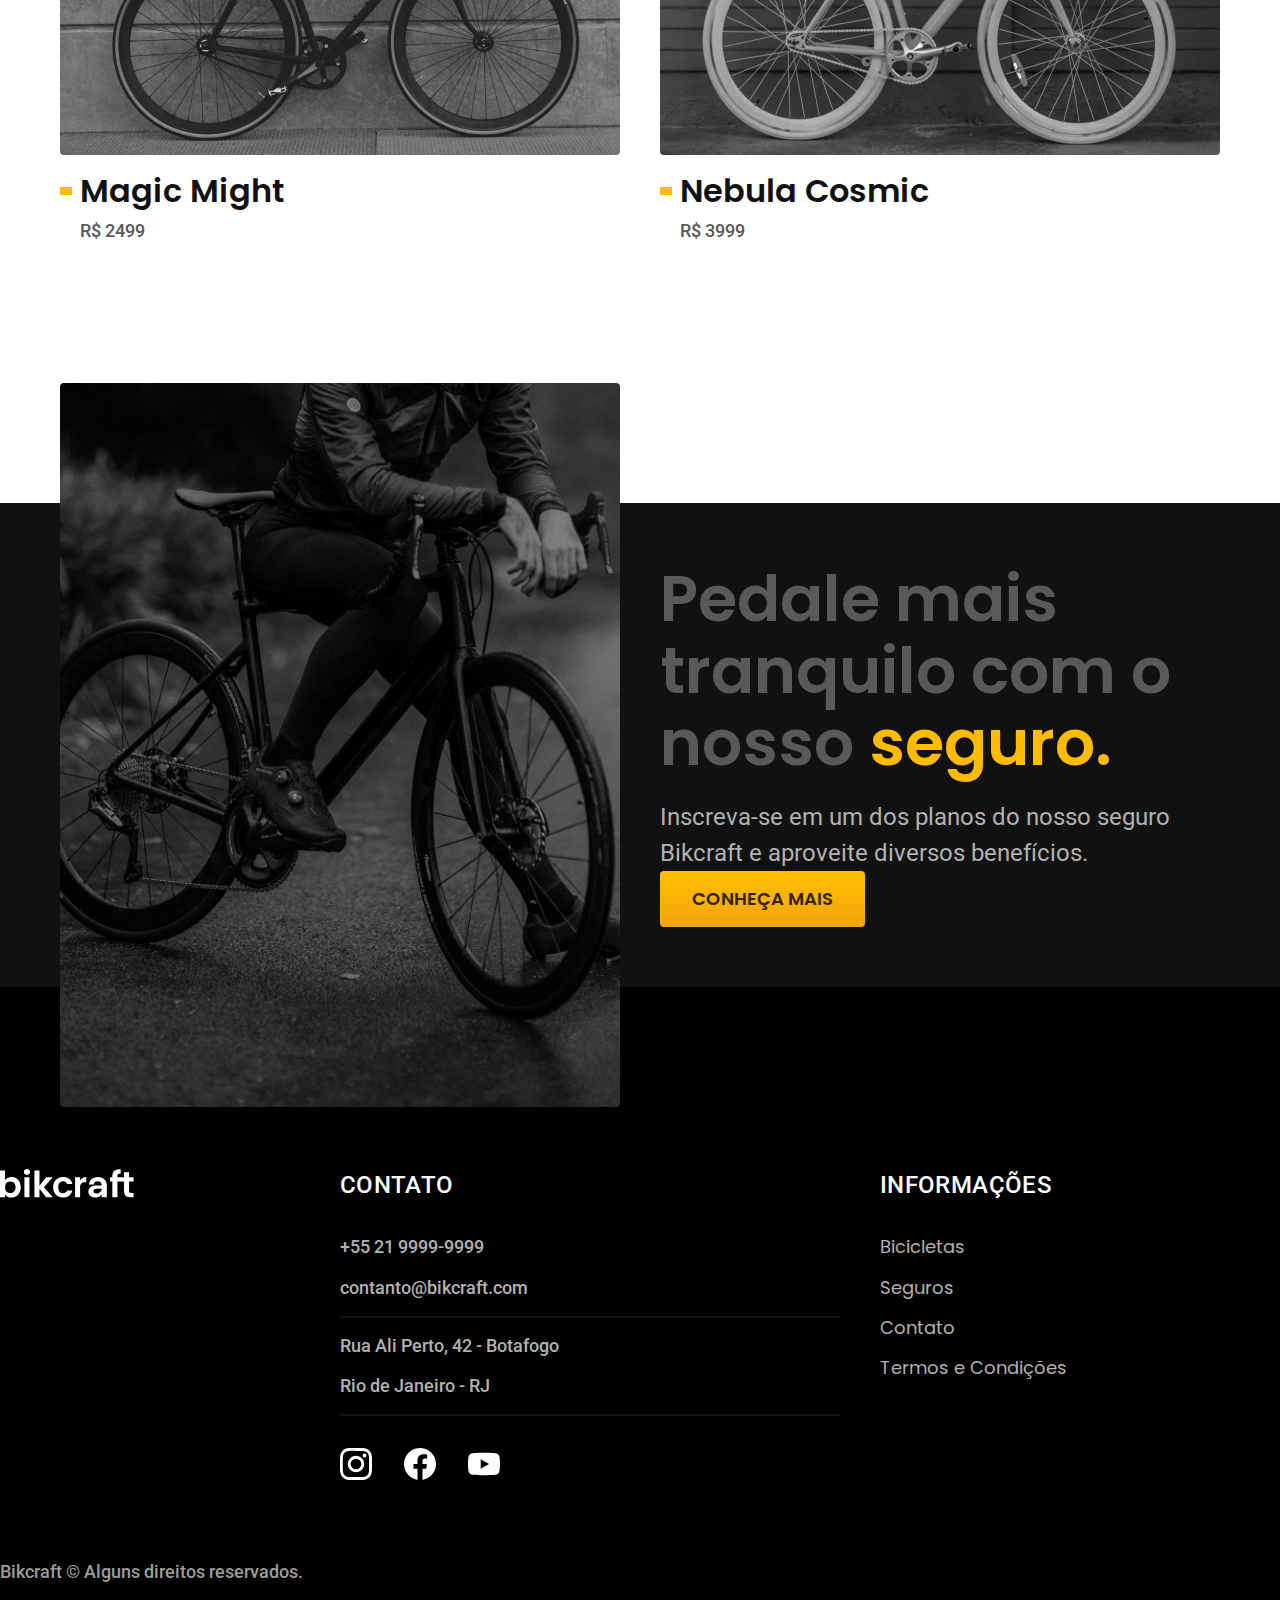
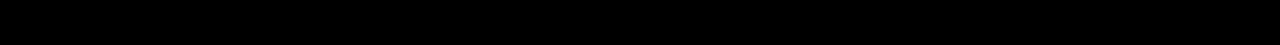
<file: bicicletas/nimbus.html>
<!DOCTYPE html>
<html lang="pt-br">

<head>
  <meta charset="UTF-8">
  <meta http-equiv="X-UA-Compatible" content="IE=edge">
  <meta name="viewport" content="width=device-width, initial-scale=1.0">
  <title>Nimbus | Bikcraft</title>
  <meta name="description" content="Nimbus">
  <link rel="icon" href="../favicon.svg" type="image/svg+xml">
  <link rel="preload" href="../css/style.min.css" as="style">
  <link rel="stylesheet" href="../css/style.min.css">

  <link rel="preconnect" href="https://fonts.googleapis.com">
  <link rel="preconnect" href="https://fonts.gstatic.com" crossorigin>
  <link href="https://fonts.googleapis.com/css2?family=Merriweather:ital,wght@1,900&family=Poppins:wght@400;600&family=Roboto:wght@400;500&display=swap" rel="stylesheet">

  <script>document.documentElement.classList.add('js');</script>
</head>

<body id="bicicleta">
  <header class="header-bg">
    <div class="header container">
      <a href="../">
        <img src="../img/bikcraft.svg" alt="Bikcraft">
      </a>

      <nav aria-label="Primaria">
        <ul class="header-menu font-1-m cor-0">
          <li><a href="../bicicletas.html">Bicicletas</a></li>
          <li><a href="../seguros.html">Seguros</a></li>
          <li><a href="../contato.html">Contato</a></li>
        </ul>
      </nav>
    </div>
  </header>

  <main class="titulo-bg">
    <div>
      <div class="titulo container">
        <p class="font-2-xl cor-5">R$ 4999</p>
        <h1 class="font-1-xxl cor-0">Nimbus Stark<span class="cor-p1">.</span></h1>
      </div>
    </div>
    <div class="bicicleta container">
      <div class="bicicleta-imagens">
        <img src="../img/bicicleta/nimbus1.jpg" alt="Bicicleta 1">
        <img src="../img/bicicleta/nimbus2.jpg" alt="Bicicleta 2">
        <img src="../img/bicicleta/nimbus3.jpg" alt="Bicicleta 3">
      </div>
      <div class="bicicleta-conteudo">
        <p class="font-2-l cor-5">A Nimbus Stark é a melhor Bikcraft já criada pela nossa equipe. Ela vem equipada com os melhores acessórios, o que garante maior velocidade.</p>
        <div class="bicicleta-comprar">
          <a class="botao" href="../orcamento.html?tipo=bikcraft&produto=nimbus">Comprar Agora</a>
          <span class="font-1-xs cor-6"> <img src="../img/icones/entrega.svg" alt="">entrega em 5 dias</span>
          <span class="font-1-xs cor-6"> <img src="../img/icones/estoque.svg" alt="">18 em estoque</span>
        </div>
        <h2 class="font-1-xs cor-0">Informações</h2>
        <ul class="bicicleta-informacoes">
          <li>
            <img src="../img/icones/eletrica.svg" alt="">
            <h3 class="font-1-m cor-0">Motor Elétrico</h3>
            <p class="font-2-xs cor-5">Permite você viajar distâncias inimagináveis com a sua bike.</p>
          </li>
          <li>
            <img src="../img/icones/velocidade.svg" alt="">
            <h3 class="font-1-m cor-0">50 Km/h</h3>
            <p class="font-2-xs cor-5">A mais rápida bicicleta elétrica disponível no mercado</p>
          </li>
          <li>
            <img src="../img/icones/rastreador.svg" alt="">
            <h3 class="font-1-m cor-0">Rastreador</h3>
            <p class="font-2-xs cor-5">Rastreador e sistema anti-furto para garantir o seu sossego.</p>
          </li>
          <li>
            <img src="../img/icones/carbono.svg" alt="">
            <h3 class="font-1-m cor-0">Fibra de Carbono</h3>
            <p class="font-2-xs cor-5">Maior proteção possível para a sua Bikcraft com fibra de carbono.</p>
          </li>
        </ul>
        <h2 class="font-1-xs cor-0">Ficha Técnica</h2>
        <ul class="bicicleta-ficha font-2-s cor-4">
          <li>Peso <span>9 kg</span></li>
          <li>Altura <span>60 cm</span></li>
          <li>Largura <span>120 cm</span></li>
          <li>Profundidade <span>10 cm</span></li>
          <li>Marchas <span>16</span></li>
          <li>Roda <span>29</span></li>
        </ul>
      </div>
    </div>
  </main>

  <article class="bicicletas-lista container  ">
    <h2 class="font-1-xxl">escolha a sua <span class="cor-p1">.</span></h2>
    <ul>
      <li>
        <a href="./magic.html">
          <img src="../img/bicicletas/magic.jpg" alt="Bicicleta preta">
          <h3 class="font-1-xl">Magic Might</h3>
          <span class="font-2-m cor-8">R$ 2499</span>
        </a>
      </li>
      <li>
        <a href="./nebula.html">
          <img src="../img/bicicletas/nebula.jpg" alt="Bicicleta preta">
          <h3 class="font-1-xl">Nebula Cosmic</h3>
          <span class="font-2-m cor-8">R$ 3999</span>
        </a>
      </li>
    </ul>
  </article>

  <article class="seguro-bg">
    <div class="seguro container">
      <div class="seguro-imagem">
        <img src="../img/fotos/seguros.jpg" alt="Pessoa parada em cima de uma bicicleta">
      </div>
      <div class="seguro-conteudo">
        <h2 class="font-1-xxl cor-8">Pedale mais tranquilo com o nosso <span class="cor-p1">seguro.</span></h2>
        <p class="font-2-l cor-5">Inscreva-se em um dos planos do nosso seguro Bikcraft e aproveite diversos benefícios.</p>
        <a class="botao" href="../seguros.html">Conheça mais</a>
      </div>
    </div>
  </article>

  <footer class="footer-bg">
    <div class="footer contaier">
      <img src="../img/bikcraft.svg" alt="Bikcraft">
      <div class="footer-contato">
        <h3 class="font-2-l-b cor-0">Contato</h3>
        <ul class="font-2-m cor-5">
          <li><a href="tel:+552199999999">+55 21 9999-9999</a></li>
          <li><a href="mailto:contanto@bikcraft.com">contanto@bikcraft.com</a></li>
          <li>Rua Ali Perto, 42 - Botafogo</li>
          <li>Rio de Janeiro - RJ</li>
        </ul>
        <div class="footer-redes">
          <a href="../">
            <img src="../img/redes/instagram.svg" alt="Instagram">
          </a>
          <a href="../">
            <img src="../img/redes/facebook.svg" alt="Facebook">
          </a>
          <a href="../">
            <img src="../img/redes/youtube.svg" alt="YouTube">
          </a>
        </div>
      </div>
      <div class="footer-informacoes">
        <h3 class="font-2-l-b cor-0">Informações</h3>
        <nav>
          <ul class="font-1-m cor-5">
            <li><a href="../bicicletas.html">Bicicletas</a></li>
            <li><a href="../seguros.html">Seguros</a></li>
            <li><a href="../contato.html">Contato</a></li>
            <li><a href="../termos.html">Termos e Condições</a></li>
          </ul>
        </nav>
      </div>
      <p class="footer-copy font-2-m cor-6">Bikcraft © Alguns direitos reservados.</p>
    </div>
  </footer>
  <script src="../js/script.js"></script>
</body>


</html>
</file>
<file: css/style.min.css>
body{margin:0;font-family:Arial,Helvetica,sans-serif;color:#111}ul{padding:0;list-style:none}a{text-decoration:none;color:inherit}img{max-width:100%;height:auto;display:block}img[src$=".jpg"]{border-radius:4px}blockquote,dd,h1,h2,h3,h4,p,ul{margin:0}.font-1-xs{font:400 0.75rem/1.35 Poppins,sans-serif}.font-2-xs{font:400 0.875rem/1.43 Roboto,sans-serif}.font-1-s{font:400 1rem/1.5 Poppins,sans-serif}.font-2-s{font:400 1rem/1.5 Roboto,sans-serif}.font-1-m,.font-1-m-b{font:400 1.125rem/1.35 Poppins,sans-serif}.font-1-m-b{font-weight:600}.font-2-m{font:500 1.125rem/1.35 Roboto,sans-serif}.font-1-l{font:400 1.5rem/1.5 Poppins,sans-serif}.font-2-l,.font-2-l-b{font:400 1.5rem/1.5 Roboto,sans-serif}.font-2-l-b{font-weight:500;letter-spacing:.015em;text-transform:uppercase}.font-1-xl{font:600 2rem/1.25 Poppins,sans-serif}.font-2-xl{font:500 2rem/1.25 Roboto,sans-serif}.font-1-xxl{font:600 4rem/1.125 Poppins,sans-serif}@media (max-width:1200px){.font-1-xxl{font-size:3rem}.font-2-l,.font-2-l-b{font-size:1.125rem}}@media (max-width:800px){.font-1-xxl{font-size:2rem}.font-1-xl,.font-2-xl{font-size:1.5rem}}@media (max-width:1200px){.font-1-xxl{font-size:3rem}.font-2-l,.font-2-l-b{font-size:1.125rem}}@media (max-width:800px){.font-1-xxl{font-size:2rem}.font-1-xl,.font-2-xl{font-size:1.5rem}}:root{--cor-0:#ffffff;--cor-1:#f7f7f7;--cor-2:#ededed;--cor-3:#dedede;--cor-4:#cccccc;--cor-5:#b2b2b2;--cor-6:#9c9c9c;--cor-7:#717171;--cor-8:#595959;--cor-9:#404040;--cor-10:#2e2e2e;--cor-11:#111111;--cor-12:#000000;--cor-p1:#ffbb00;--cor-p2:#e4a30b;--cor-p3:#a66f00;--cor-p4:#664400;--cor-p5:#332200}.cor-0{color:var(--cor-0)}.cor-1{color:var(--cor-1)}.cor-2{color:var(--cor-2)}.cor-3{color:var(--cor-3)}.cor-4{color:var(--cor-4)}.cor-5{color:var(--cor-5)}.cor-6{color:var(--cor-6)}.cor-7{color:var(--cor-7)}.cor-8{color:var(--cor-8)}.cor-9{color:var(--cor-9)}.cor-10{color:var(--cor-10)}.cor-11{color:var(--cor-11)}.cor-12{color:var(--cor-12)}.cor-p1{color:var(--cor-p1)}.cor-p2{color:var(--cor-p2)}.cor-p3{color:var(--cor-p3)}.cor-p4{color:var(--cor-p4)}.cor-p5{color:var(--cor-p5)}.js .fadeInDown{transform:translate3d(0,-20px,0)}.js .fadeInUp{transform:translate3d(0,20px,0)}.js .fadeInRight{transform:translate3d(20px,0,0)}.js .fadeInLeft{transform:translate3d(-20px,0,0)}.js [data-anime]{opacity:0}.js .anime{opacity:1;transform:none;transition:transform .8s,opacity .8s}.header-bg{background-color:var(--cor-12)}.header{display:flex;justify-content:space-between;align-items:center;flex-wrap:wrap;gap:20px;padding-top:20px;padding-bottom:20px}.header-menu{display:flex;flex-wrap:wrap;gap:40px}.header-menu a{display:inline-block;padding:16px 0;position:relative}.header-menu a::after{content:"";display:block;height:2px;width:0;background:var(--cor-0);margin-top:4px;transition:.3s;position:absolute}.header-menu a.ativo::after,.header-menu a:hover::after{width:100%}@media (max-width:800px){.header-menu{gap:20px}.header-menu a{padding:12px 16px;border-radius:4px;background:var(--cor-11)}.header-menu a:hover{background-color:var(--cor-10)}.header a::after{display:none}}@media (max-width:600px){.header-menu{gap:12px}.header-menu a{padding:8px 12px;font-size:14px}}.footer-bg{background-color:var(--cor-12)}.footer{display:grid;grid-template-columns:3fr 5fr 4fr;gap:40px;padding-top:60px;padding-bottom:60px}footer h3{margin-bottom:32px}.footer-contato ul{margin-bottom:32px}.footer-contato li:nth-child(2n):after{content:"";display:block;width:100%;height:2px;background:var(--cor-11);margin-top:16px}.footer li{margin-bottom:16px}.footer-redes{display:flex;gap:32px}.footer a:hover{color:var(--cor-0)}.footer-copy{grid-column:1/-1;margin-top:40px}@media (max-width:800px){.footer>img{display:none}.footer{grid-template-columns:1fr 1fr}}@media (max-width:600px){.footer{grid-template-columns:1fr;gap:60px}.footer-copy{margin-top:0}}.container{max-width:1200px;padding-left:20px;padding-right:20px;margin-left:auto;margin-right:auto;box-sizing:border-box}.botao{display:inline-block;padding:16px 32px;background:linear-gradient(#ffbf00,#f2a50c);border-radius:4px;box-shadow:0 1px 2px rgba(0,0,0,.1);text-transform:uppercase;color:var(--cor-p5);font:600 1.125rem/1.35 Poppins,sans-serif;max-width:max-content;border:none;cursor:pointer}.botao:hover{background:linear-gradient(#ffb60d,#e59317)}.botao.secundario{background:var(--cor-10);columns:var(--cor-2)}.botao.secundario:hover{background:var(--cor-9)}.botao.seta{display:flex;align-items:center}.botao.seta::after{content:"";display:inline-block;width:18px;height:10px;margin-left:12px;background:url("../img/icones/seta.svg");transition:transform .2s}.botao.seta:hover::after{transform:translateX(4px)}.link{display:inline-block;color:var(--cor-p1);font:500 1.5rem/1.5 Poppins,sans-serif;text-transform:uppercase}.link::after{content:"";display:block;width:100%;height:4px;background-color:currentColor}.link:hover{color:var(--cor-0)}@media (max-width:600px){.botao{padding:12px 16px;font-size:1rem}}.titulo-bg{background-color:var(--cor-11);padding-top:60px;padding-top:60px}.titulo{background:url("../img/dec/top-right.svg") no-repeat top right 20px}.titulo p{margin-bottom:4px}@media (max-width:800px){.titulo-bg{padding-top:40px;padding-bottom:40px}.titulo p{font-size:1rem;text-transform:lowercase;font-weight:400}}.form{display:grid;grid-template-columns:1fr 1fr;gap:28px}.form label{display:block;font:400 1rem/1.5 Poppins,sans-serif;margin-bottom:4px}.form .col-2{grid-column:span 2}.form input[type=email],.form input[type=text],.form textarea{font:400 1rem/1.5 Roboto,sans-serif;background:var(--cor-1);border:1px solid var(--cor-2);padding:12px;border-radius:4px;width:100%;box-sizing:border-box}.form input[type=email]:focus,.form input[type=text]:focus,.form textarea:focus{outline:0;border-color:var(--cor-p1);background:var(--cor-0);box-shadow:0 0 0 2px #fea}@media (max-width:600px){.form{grid-template-columns:1fr}.form .col-2{grid-column:1}}.introducao-bg{background:var(--cor-12) url("../img/dec/bottom-left.svg") no-repeat bottom 160px left 20px;box-shadow:inset 0 -120px var(--cor-0)}.introducao{display:grid;grid-template-columns:1fr 1fr;gap:0 40px}.introducao img{width:100%;height:100%;object-fit:cover;border-radius:4px}.introducao-conteudo{align-self:end;padding-bottom:200px}.introducao p{margin-bottom:20px}.introducao h1{margin-bottom:32px}@media (max-width:800px){.introducao-bg{background:var(--cor-11);padding-top:40px;box-shadow:inset 0 -60px var(--cor-0)}.introducao{grid-template-columns:1fr;gap:32px}.introducao-conteudo{padding-bottom:0}.introducao h1{margin-bottom:16px}.introducao img{height:300px;width:100%}}.tecnologia-bg{background-color:var(--cor-11);box-shadow:inset 0 80px var(--cor-0),inset 0 -80px var(--cor-0)}.tecnologia{display:grid;grid-template-columns:1fr 1fr;gap:40px}.tecnologia-imagem img{width:100%;height:100%;object-fit:cover;object-position:left}.tecnologia-conteudo{padding-top:160px;padding-bottom:160px}.tecnologia-conteudo>span{margin-bottom:20px;display:block}.tecnologia-conteudo h2{margin-bottom:32px}.tecnologia-conteudo>p{margin-bottom:20px}.tecnologia a{margin-bottom:80px}.tecnologia-vantagens{display:flex;gap:40px}.tecnologia-vantagens h3{margin-bottom:8px;width:max-content}.tecnologia-vantagens img{width:24px;margin-bottom:8px}@media (max-width:800px){.tecnologia-bg{box-shadow:initial}.tecnologia{grid-template-columns:1fr}.tecnologia-conteudo{padding-top:60px;padding-bottom:60px}.tecnologia-imagem{display:none}.tecnologia a{margin-bottom:60px}}@media (max-width:600px){.tecnologia-vantagens{flex-direction:column}}.parceiros{padding-top:60px;padding-bottom:120px}.parceiros h2{margin-bottom:60px}.parceiros ul{padding:0 20px;max-width:1400px;margin:0 auto;display:grid;grid-template-columns:repeat(4,1fr)}.parceiros li{display:flex;padding:32px;border-left:2px solid var(--cor-2)}.parceiros img{margin:auto}.parceiros li:first-child,.parceiros li:nth-child(5){border-left:none}.parceiros li:nth-child(n+5){border-top:2px solid var(--cor-2)}@media (max-width:800px){.parceiros{padding-bottom:60px}.parceiros h2{margin-bottom:20px}.parceiros li{display:flex;padding:20px}.parceiros ul{grid-template-columns:repeat(2,1fr)}.parceiros li:nth-child(n+3){border-top:2px solid var(--cor-2)}.parceiros li:nth-child(odd){border-left:none}}.depoimento{display:grid;grid-template-columns:1fr 1fr;overflow:hidden;background-color:var(--cor-p1)}.depoimento img{width:100%;height:100%;object-fit:cover;border-radius:0}.depoimento-conteudo{padding:40px 40px 80px 80px;align-self:end;background:url("../img/dec/bottom-right-p.svg") no-repeat bottom 40px right 40px}.depoimento-conteudo p{max-width:32ch;font-family:Merriweather,serif;font-style:italic;font-weight:900;margin-bottom:32px;position:relative}.depoimento p::after,.depoimento p::before{font-size:5rem;color:var(--cor-p2);position:absolute}.depoimento p::before{content:"“";left:-50px;top:-20px}.depoimento p::after{content:"”"}@media (min-width:1200px){.depoimento img{max-height:520px}}@media (max-width:800px){.depoimento{grid-template-columns:1fr;text-align:center}.depoimento img{max-height:200px}.depoimento-conteudo{padding:40px 20px;justify-self:center}}.bicicletas-lista{padding-top:60px;padding-bottom:120px}.bicicletas-lista h2{margin-bottom:40px}.bicicletas-lista ul{display:flex;gap:40px;padding:0 20px 20px 20px;max-width:1400px;margin-left:auto;margin-right:auto;overflow-x:auto}#bicicleta .bicicletas-lista ul{padding:0 0 20px 0}.bicicletas-lista li{flex:1;min-width:280px}.bicicletas-lista a{display:block}.bicicletas-lista img{margin-bottom:16px}.bicicletas-lista h3{margin-bottom:8px;display:flex;align-items:center}.bicicletas-lista h3::before{content:"";display:inline-block;height:8px;width:12px;margin-right:8px;background-color:var(--cor-p1);transition:width .2s}.bicicletas-lista a :hover h3::before{width:24px}.bicicletas-lista li span{padding-left:20px}@media (max-width:800px){.bicicletas-lista{padding-bottom:60px}.bicicletas-lista ul{gap:20px}}.bicicletas-bg{background:linear-gradient(to right,var(--cor-0) 30%,var(--cor-11) 0)}.bicicletas{display:grid;grid-template-columns:1fr 1fr;gap:40px;padding-top:60px;padding-bottom:60px;background:url("../img/dec/top-right.svg") no-repeat top 40px right 20px}.bicicletas-imagem{display:grid}.bicicletas-imagem img{grid-area:1/1}.bicicletas-imagem span{grid-area:1/1;margin-top:20px;place-self:start end;background:var(--cor-12);display:inline-block;padding:8px 16px 8px 8px;border-radius:4px 0 0 4px}.bicicletas-conteudo{display:grid;grid-template-columns:1fr auto;align-content:start}.bicicletas h2,.bicicletas p{grid-column:1/-1}.bicicletas h2{margin-bottom:20px}.bicicletas h2::before{content:"";display:block;width:12px;height:8px;background-color:var(--cor-p1);margin-bottom:8px}.bicicletas p{margin-bottom:32px}.bicicletas a{place-self:end}.bicicletas li{display:flex;align-items:center}.bicicletas ul{display:grid;gap:16px}.bicicletas-conteudo img{width:24px;margin-right:8px}@media (max-width:800px){.bicicletas-bg{background:var(--cor-11)}.bicicletas{grid-template-columns:1fr;gap:20px;padding-top:40px;padding-bottom:40px}}@media (max-width:600px){.bicicletas-conteudo{grid-template-columns:1fr}.bicicletas ul{font-size:1rem;grid-template-columns:1fr 1fr;margin-bottom:32px}.bicicletas a{place-self:start}}.bicicleta{display:grid;grid-template-columns:1fr 1fr;align-items:start;gap:40px;padding-top:60px;padding-bottom:60px}#bicicleta .titulo p{text-transform:uppercase}.bicicleta-imagens{display:flex;flex-wrap:wrap;gap:20px}.bicicleta-imagens img{flex:1;min-width:200px}.bicicleta-imagens img:first-child{min-width:100%}.bicicleta-conteudo>p{margin-bottom:32px}.bicicleta-comprar{margin-bottom:32px}.bicicleta-comprar{display:grid;grid-template-columns:max-content auto;align-items:center;justify-items:start;gap:8px 12px;margin-bottom:40px}.bicicleta-comprar a{grid-row:span 2}.bicicleta-comprar span{display:flex;align-items:center;background-color:var(--cor-12);gap:8px;padding:4px 8px;border-radius:4px}.bicicleta-conteudo h2{text-transform:uppercase;letter-spacing:.015rem;margin-bottom:12px}.bicicleta-ficha,.bicicleta-informacoes{padding:32px;background-color:var(--cor-12);border-radius:4px}.bicicleta-informacoes{margin-bottom:40px;display:grid;grid-template-columns:1fr 1fr;gap:32px}.bicicleta-informacoes img{width:24px;margin-bottom:8px}.bicicleta-informacoes{margin-bottom:8px}.bicicleta-ficha li{padding:4px 0;display:flex;justify-content:space-between;border-bottom:1px solid var(--cor-11)}.bicicleta-ficha li:last-child{border-bottom:none}.bicicleta-ficha span{color:var(--cor-6)}@media (max-width:800px){.bicicleta{grid-template-columns:1fr;padding-top:40px;padding-bottom:40px}.bicicleta-imagens{grid-row:2}}@media (max-width:400px){.bicicleta-informacoes{grid-template-columns:1fr}.bicicleta-comprar{grid-template-columns:1fr}}.seguro-bg{background-color:var(--cor-11);box-shadow:inset 0 120px var(--cor-0),inset 0 -120px var(--cor-12)}.seguro{display:grid;grid-template-columns:1fr 1fr;gap:40px}.seguro-imagem img{width:100%;height:100%;object-fit:cover}.seguro-conteudo{padding-top:180px;padding-bottom:180px}.seguro h2{margin-bottom:32px}.seguro h2{margin-bottom:20px}@media (max-width:800px){.seguro-bg{box-shadow:inset 0 -60px var(--cor-12)}.seguro{grid-template-columns:1fr}.seguro-conteudo{grid-row:1;padding-top:40px;padding-bottom:0}}.seguros-bg{background:var(--cor-11)}.seguros{padding-top:60px;padding-bottom:60px;display:grid;grid-template-columns:1fr 1fr;gap:40px;align-items:center}#seguros .seguros{padding-top:0}.seguros h2{grid-column:1/-1}.seguros-item{background-color:var(--cor-12);padding:32px 32px 32px 60px;display:grid;grid-template-columns:1fr auto;border-radius:4px}.seguros-item h3{margin-bottom:40px}.seguros-item span{grid-column:2;display:block;text-align:right}.seguros-item ul{grid-column:1/-1;margin-bottom:32px}.seguros-item li{display:flex;align-items:center;position:relative}.seguros-item li+li{margin-top:20px}.seguros-item li::before{content:"";display:inline-block;width:13px;height:9px;background-image:url("../img/icones/lista.svg");position:absolute;left:-21px}.seguros-item a{grid-column:1/-1}@media (max-width:800px){.seguros{grid-template-columns:1fr}}.vantagens-bg{background:var(--cor-12)}.vantagens{padding-top:120px;padding-bottom:120px}.vantagens h2{margin-bottom:60px}.vantagens ul{display:grid;grid-template-columns:repeat(auto-fit,minmax(280px,max-content));gap:40px 80px}.vantagens h3,.vantagens img{margin-bottom:8px}@media (max-width:800px){.vantagens{padding-bottom:60px;padding-top:60px}.vantagens h2{margin-bottom:40px}.vantagens ul{gap:20px}}.perguntas{padding-top:120px;padding-bottom:120px}.perguntas h2{margin-bottom:60px}.perguntas dl>div{padding:20px;border-radius:4px}.perguntas dl>div:nth-child(odd){background-color:var(--cor-1)}.perguntas button{display:grid;grid-template-columns:auto 1fr auto;align-items:center;gap:8px;cursor:pointer;border:none;background:0 0;width:100%;text-align:left}.perguntas button::before{content:"";display:inline-block;width:14px;height:6px;background-color:var(--cor-p1)}.perguntas button::after{content:"";display:inline-block;width:12px;height:8px;background:url("../img/icones/seta-abrir.svg");transition:.3s}.perguntas button:hover::after,.perguntas button[aria-expanded=true]::after{transform:rotate(180deg)}.js .perguntas dd{display:none}.js .perguntas dd.ativa{display:block}.perguntas dd{padding-left:20px;padding-top:16px;max-width:80ch}@media (max-width:800px){.perguntas{padding-top:60px;padding-bottom:60px}.perguntas h2{margin-bottom:40px}}#contato{background:linear-gradient(var(--cor-11) 600px,var(--cor-1) 0)}.contato{display:grid;grid-template-columns:5fr 7fr}.contato-dados,.contato-formulario{padding:60px;box-shadow:0 1px 2px rgba(0,0,0,.1)}.contato-dados{border-radius:5px 0 0 5px;background:var(--cor-12) url("../img/dec/bottom-left.svg") no-repeat bottom 20px left 20px}.contato-formulario{border-radius:0 5px 5px 0;background:var(--cor-0) url("../img/dec/bottom-right.svg") no-repeat bottom 20px right 20px}.contato-dados h2{margin-bottom:60px}.contato-endereco{margin-bottom:32px;padding-left:18px;background:url("../img/icones/local.svg") no-repeat 0 2px}.contato-endereco p{margin-bottom:8px}.contato-meios a{display:block;max-width:max-content;margin-bottom:8px;padding-left:28px}.contato-meios a:hover{color:var(--cor-0)}.contato-meios a:first-child{background:url("../img/icones/email.svg") no-repeat 0 2px}.contato-meios a:nth-child(2){margin-bottom:32px}.contato-meios a:nth-child(3){background:url("../img/icones/telefone.svg") no-repeat 0 2px;margin-bottom:60px}.contato-redes{display:flex;gap:32px;padding-left:28px}@media (max-width:800px){.contato{grid-template-columns:1fr}.contato-dados,.contato-formulario{padding:20px}.contato-dados{border-radius:5px 5px 0 0;background:var(--cor-12)}.contato-formulario{border-radius:0 0 5px 5px}.contato-dados h2,.contato-meios a:nth-child(3){margin-bottom:32px}.contato-redes{margin-bottom:12px}}.lojas{display:grid;grid-template-columns:1fr 1fr;gap:0 40px;padding-top:120px;padding-bottom:120px}.lojas h2{grid-column:1/-1;margin-bottom:60px}.lojas img{border-radius:4px 4px 0 0}.lojas-item{border-radius:4px;background:var(--cor-0);box-shadow:0 1px 2px rgba(0,0,0,.1)}.lojas-conteudo{display:grid;grid-template-columns:1fr 1fr;gap:32px 16px;padding:32px}.lojas-conteudo h3,.lojas-tempo{grid-column:1/-1}.lojas-dados{display:grid;gap:8px;border-left:2px solid var(--cor-2);padding-left:2px}.lojas-tempo{display:flex;align-items:center;gap:8px}@media (max-width:800px){.lojas{gap:20px;padding-top:60px;padding-bottom:60px}.lojas h2{margin-bottom:32px}.lojas-conteudo{grid-template-columns:1fr}}@media (max-width:600px){.lojas{grid-template-columns:1fr}}#orcamento{background:linear-gradient(var(--cor-11) 600px,var(--cor-1) 0)}.orcamento{display:grid;grid-template-columns:5fr 7fr;padding-bottom:120px}.orcamento h2{text-transform:uppercase;position:relative;display:flex;align-items:center}.orcamento h2::before{content:"";display:inline-block;width:4px;height:8px;background-color:var(--cor-p1);position:absolute;left:-12px}.orcamento-dados,.orcamento-produto{padding:60px;box-shadow:0 1px 2px rgba(0,0,0,.1)}.orcamento-produto{border-radius:5px 0 0 5px;background:var(--cor-12) url("../img/dec/bottom-left.svg") no-repeat bottom 20px left 20px;display:grid;grid-template-columns:1fr 1fr;gap:20px;align-content:start}.orcamento-produto>*{grid-column:1/-1}.orcamento-produto>label{grid-column:initial}.orcamento-produto label{font:400 1em/1.5 Poppins,sans-serif;color:var(--cor-4);background-color:var(--cor-10);padding:12px 16px;border-radius:4px;cursor:pointer;display:grid;grid-template-columns:auto 1fr auto;align-items:center;border:1px solid var(--cor-10)}.orcamento-produto input:checked+label{background:var(--cor-0);color:var(--cor-11)}.orcamento-produto label::before{content:"";display:inline-block;box-sizing:border-box;width:12px;height:12px;border:1px solid var(--cor-6);border-radius:50%;margin-right:8px}.orcamento-produto input:checked+label::before{border:var(--cor-7);box-shadow:inset 0 0 0 3px var(--cor-0),inset 0 0 0 6px var(--cor-7)}.orcamento-produto label:hover{background-color:var(--cor-9);border-color:var(--cor-9)}.orcamento-produto input:focus+label{box-shadow:0 0 0 2px var(--cor-p1);border-color:var(--cor-12)}.orcamento-produto label span{display:none}.orcamento-produto input:checked+label span{display:inline-block}.orcamento-produto input{opacity:0;position:absolute;pointer-events:none}.orcamento-dados{border-radius:0 5px 5px 0;background:var(--cor-0) url("../img/dec/bottom-right.svg") no-repeat bottom 20px right 20px}.orcamento-conteudo{display:none}.orcamento-conteudo h2 .orcamento-dados h2:nth-of-type(n+2){margin-top:20px}#bikcraft:checked~#orcamento-bikcraft,#seguro:checked~#orcamento-seguro{display:grid;gap:20px}.orcamento-detalhes{background:var(--cor-0);padding:20px;display:none;grid-template-columns:1fr 1fr;border-radius:4px;align-items:center}.orcamento-detalhes li{display:flex;align-items:center;margin-bottom:8px}.orcamento-detalhes li img{width:16px;margin-right:8px}.orcamento-produto input:checked+label+.orcamento-detalhes{display:grid}@media (max-width:1200px){.orcamento-dados,.orcamento-produto{padding:32px}}@media (max-width:800px){.orcamento{grid-template-columns:1fr}.orcamento-produto{border-radius:5px 5px 0 0;background:var(--cor-12)}.orcamento-dados{border-radius:0 0 5px 5px}}@media (max-width:400px){.orcamento-produto{grid-template-columns:1fr}}.termos{padding-top:80px;padding-bottom:80px}.termos h2{font-weight:600;margin-bottom:20px}.termos p+h2{margin-top:40px}.termos p{max-width:75ch;margin-bottom:24px}
</file>
